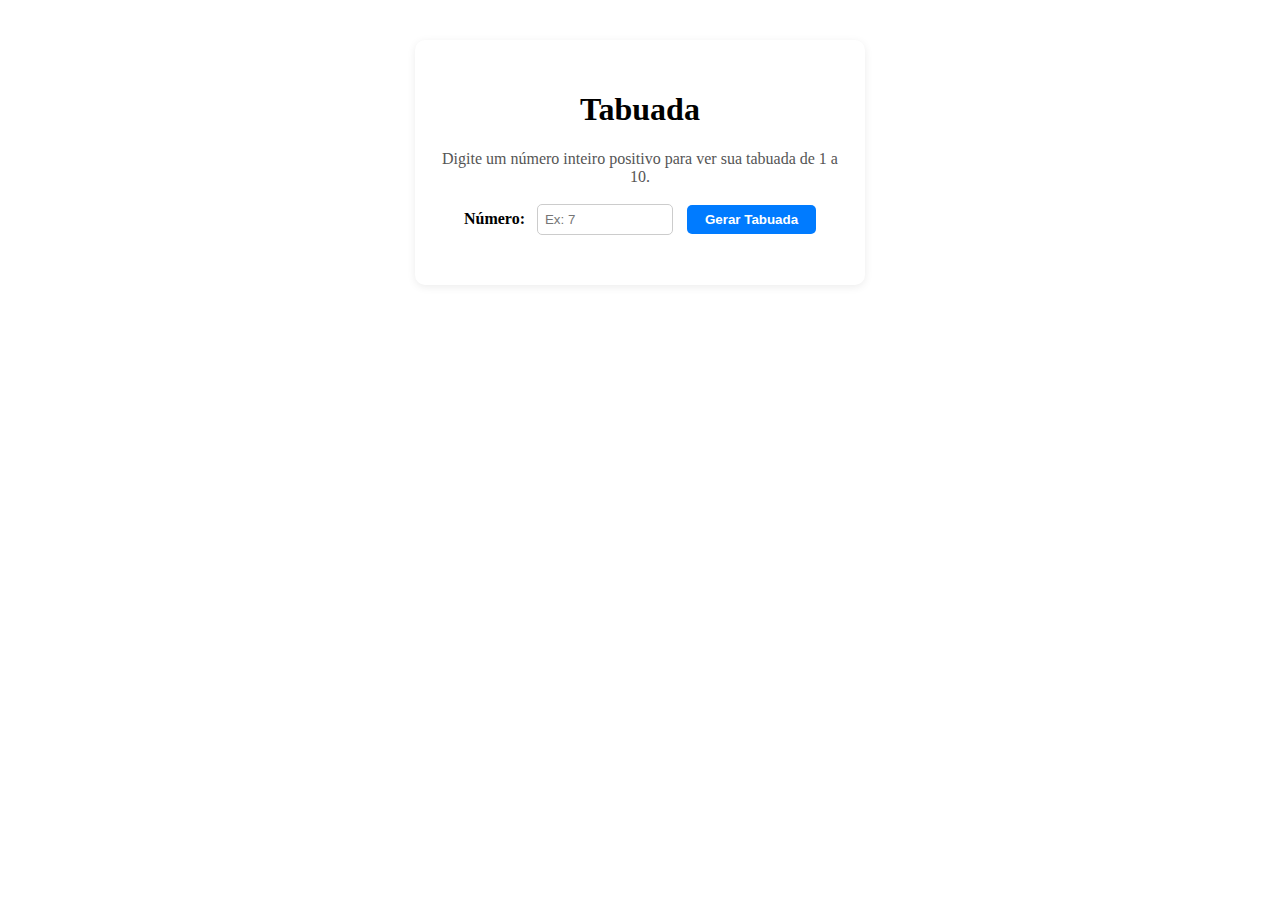
<file: atvphp/index.html>
<!DOCTYPE html>
<html lang="pt-BR">
<head>
    <meta charset="UTF-8">
    <meta name="viewport" content="width=device-width, initial-scale=1.0">
    <title>Tabuada</title>
    <link rel="stylesheet" href="style.css">
</head>
<body>
    <div class="container">
        <h1>Tabuada</h1>
        <p class="descricao">Digite um número inteiro positivo para ver sua tabuada de 1 a 10.</p>
        <form action="script.php" method="post">
            <label for="numero">Número:</label>
            <input type="number" id="numero" name="numero" required min="1" placeholder="Ex: 7">
            <button type="submit">Gerar Tabuada</button>
        </form>
    </div>
</body>
</html>
</file>
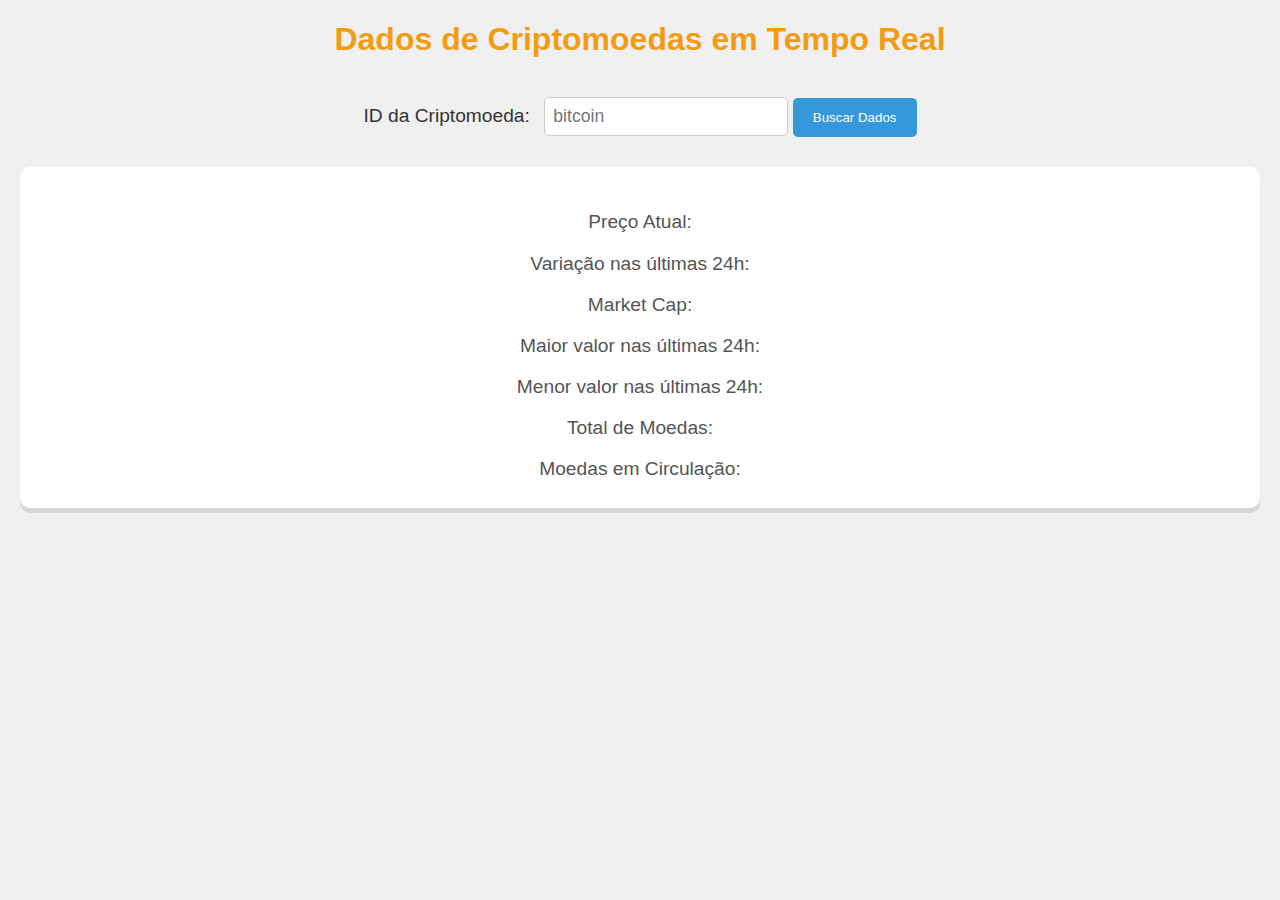
<file: contador de criptomoedas/index.html>
<!DOCTYPE html>
<html lang="pt-BR">
<head>
    <meta charset="UTF-8">
    <meta name="viewport" content="width=device-width, initial-scale=1.0">
    <title>Dados de Criptomoedas em Tempo Real</title>
    <link rel="stylesheet" href="style.css">
</head>
<body>
    <h1>Dados de Criptomoedas em Tempo Real</h1>
    <label for="crypto-id">ID da Criptomoeda:</label>
    <input type="text" id="crypto-id" placeholder="bitcoin">
    <button id="fetch-data">Buscar Dados</button>
    <div id="crypto-info">
        <h2 id="crypto-name"></h2>
        <p>Preço Atual: <span id="current-price"></span></p>
        <p>Variação nas últimas 24h: <span id="price-change"></span></p>
        <p>Market Cap: <span id="market-cap"></span></p>
        <p>Maior valor nas últimas 24h: <span id="high-24h"></span></p>
        <p>Menor valor nas últimas 24h: <span id="low-24h"></span></p>
        <p>Total de Moedas: <span id="total-supply"></span></p>
        <p>Moedas em Circulação: <span id="circulating-supply"></span></p>
    </div>
    <script src="script.js"></script>
</body>
</html>
</file>
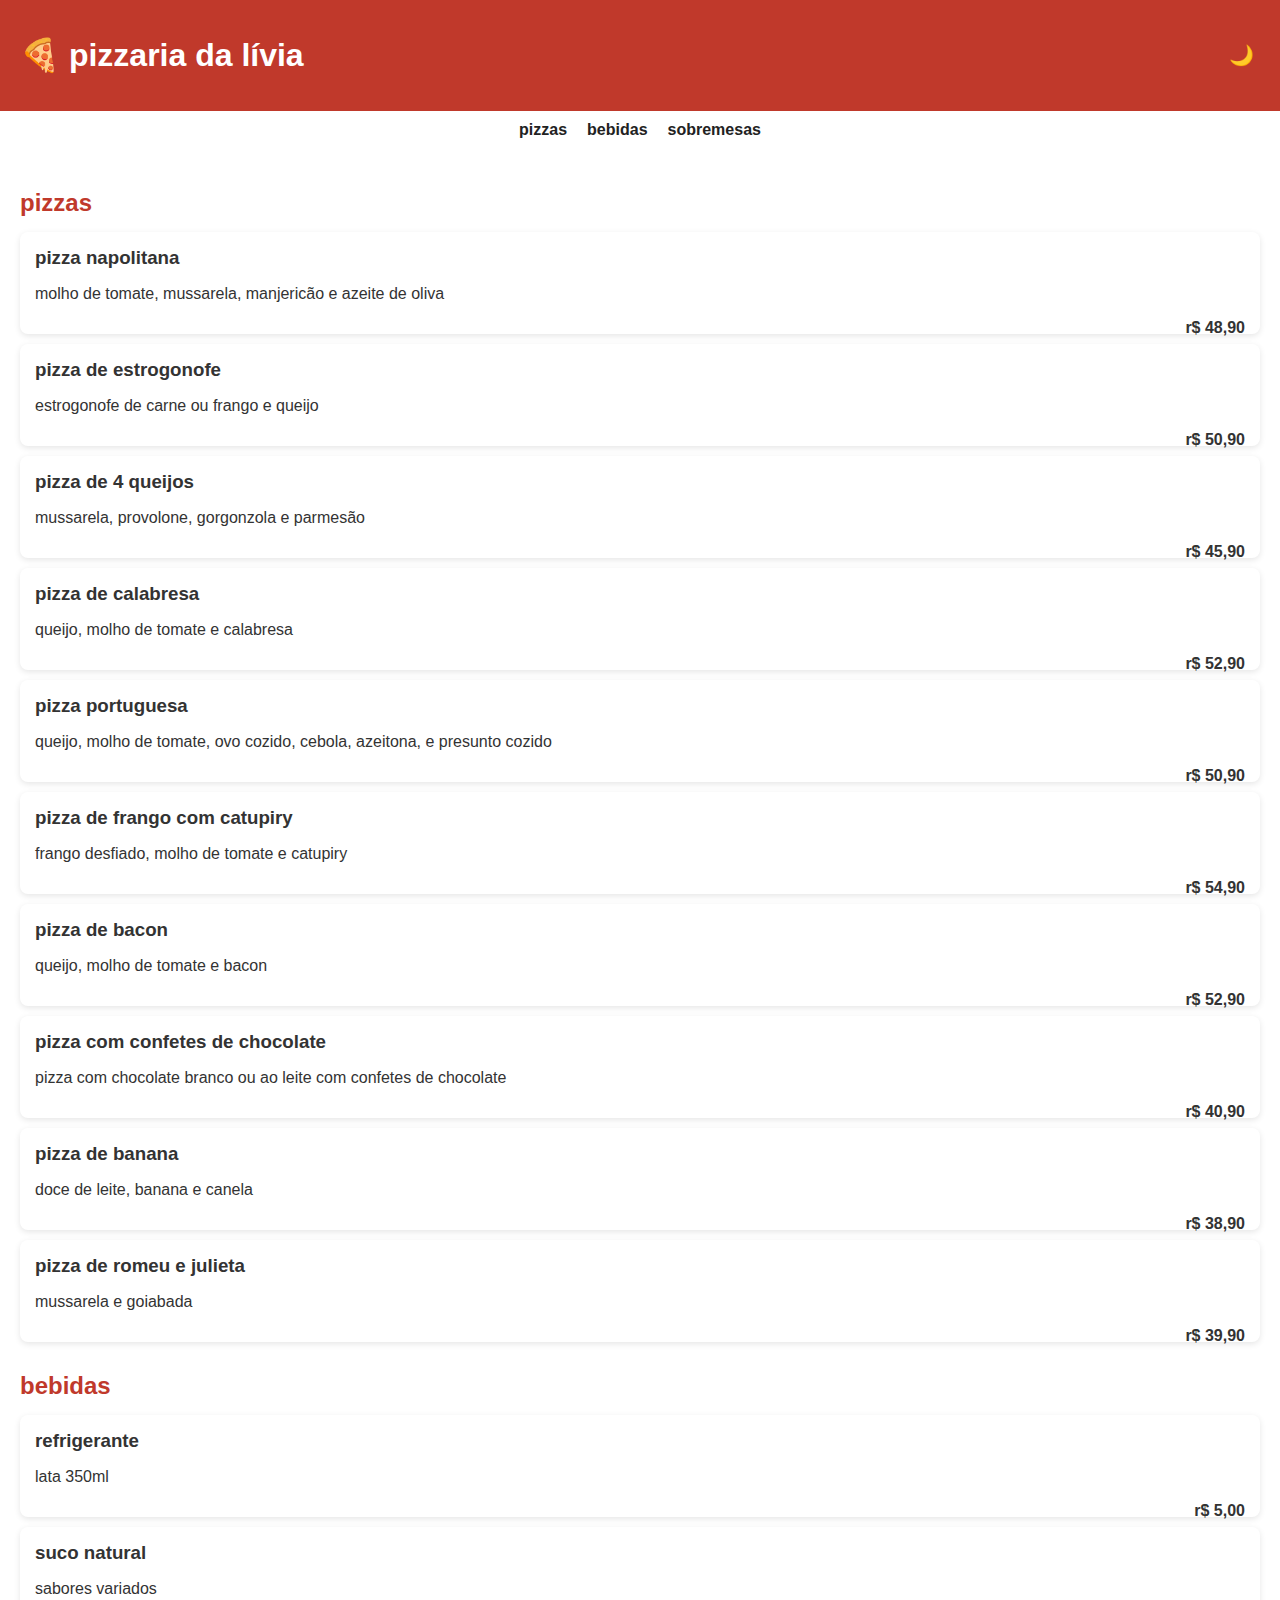
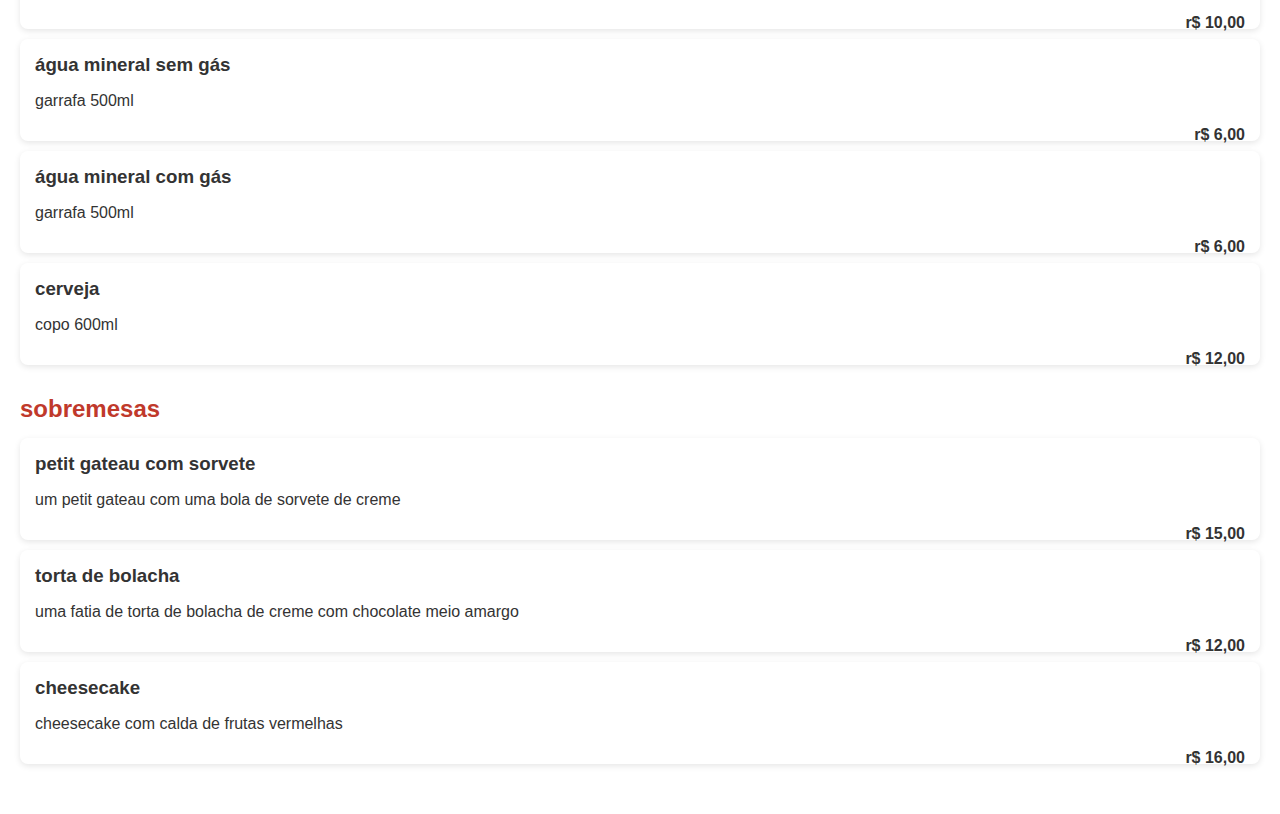
<file: kaleb40.2/index.html>
<!DOCTYPE html>
<html lang="en">
<head>
    <meta charset="UTF-8">
    <meta name="viewport" content="width=device-width, initial-scale=1.0">
    <title>Document</title>
    <link rel="stylesheet" href="style/style.css">
</head>
<body>
    <header>
        <h1>🍕 pizzaria da lívia</h1>
        <div class="menu-toggle" id="menuToggle">&#9776;</div>
        <button id="toggleTheme" title="alternar tema">🌙</button>
    </header>

    <nav id="navMenu">
        <ul>
            <li><a href="#pizzas">pizzas</a></li>
            <li><a href="#bebidas">bebidas</a></li>
            <li><a href="#sobremesas">sobremesas</a></li>
        </ul>
    </nav>
    <main>
        <section id="pizzas" class="cardapio-section">
            <h2>pizzas</h2>
            <div class="item">
                <h3>pizza napolitana</h3>
                <p>molho de tomate, mussarela, manjericão e azeite de oliva</p>
                <span>r$ 48,90</span>
            </div>
            <div class="item">
                <h3>pizza de estrogonofe</h3>
                <p>estrogonofe de carne ou frango e queijo</p>
                <span>r$ 50,90</span>
            </div>
            <div class="item">
                <h3>pizza de 4 queijos</h3>
                <p>mussarela, provolone, gorgonzola e parmesão</p>
                <span>r$ 45,90</span>
            </div>
            <div class="item">
                <h3>pizza de calabresa</h3>
                <p>queijo, molho de tomate e calabresa</p>
                <span>r$ 52,90</span>
            </div>
            <div class="item">
                <h3>pizza portuguesa</h3>
                <p>queijo, molho de tomate, ovo cozido, cebola, azeitona, e presunto cozido</p>
                <span>r$ 50,90</span>
            </div>
            <div class="item">
                <h3>pizza de frango com catupiry</h3>
                <p>frango desfiado, molho de tomate e catupiry</p>
                <span>r$ 54,90</span>
            </div>
            <div class="item">
                <h3>pizza de bacon</h3>
                <p>queijo, molho de tomate e bacon</p>
                <span>r$ 52,90</span>
            </div>
             <div class="item">
                <h3>pizza com confetes de chocolate</h3>
                <p>pizza com chocolate branco ou ao leite com confetes de chocolate</p>
                <span>r$ 40,90</span>
            </div>
            <div class="item">
                <h3>pizza de banana</h3>
                <p>doce de leite, banana e canela</p>
                <span>r$ 38,90</span>
            </div>
             <div class="item">
                <h3>pizza de romeu e julieta</h3>
                <p>mussarela e goiabada</p>
                <span>r$ 39,90</span>
            </div>
        </section>

        <section id="bebidas" class="cardapio-section">
            <h2>bebidas</h2>
            <div class="item">
                <h3>refrigerante</h3>
                <p>lata 350ml</p>
                <span>r$ 5,00</span>
            </div>
            <div class="item">
                <h3>suco natural</h3>
                <p>sabores variados</p>
                <span>r$ 10,00</span>
            </div>
            <div class="item">
                <h3>água mineral sem gás</h3>
                <p>garrafa 500ml</p>
                <span>r$ 6,00</span>
            </div>
            <div class="item">
                <h3>água mineral com gás</h3>
                <p>garrafa 500ml</p>
                <span>r$ 6,00</span>
            </div>
            <div class="item">
                <h3>cerveja</h3>
                <p>copo 600ml</p>
                <span>r$ 12,00</span>
            </div>
        </section>

                <section id="sobremesas" class="cardapio-section">
            <h2>sobremesas</h2>
            <div class="item">
                <h3>petit gateau com sorvete</h3>
                <p>um petit gateau com uma bola de sorvete de creme</p>
                <span>r$ 15,00</span>
            </div>
            <div class="item">
                <h3>torta de bolacha</h3>
                <p>uma fatia de torta de bolacha de creme com chocolate meio amargo</p>
                <span>r$ 12,00</span>
            </div>
            <div class="item">
                <h3>cheesecake</h3>
                <p>cheesecake com calda de frutas vermelhas</p>
                <span>r$ 16,00</span>
            </div>
        </section>
    </main>
    <script src="script/script.js"></script>
</body>
</html>
</file>
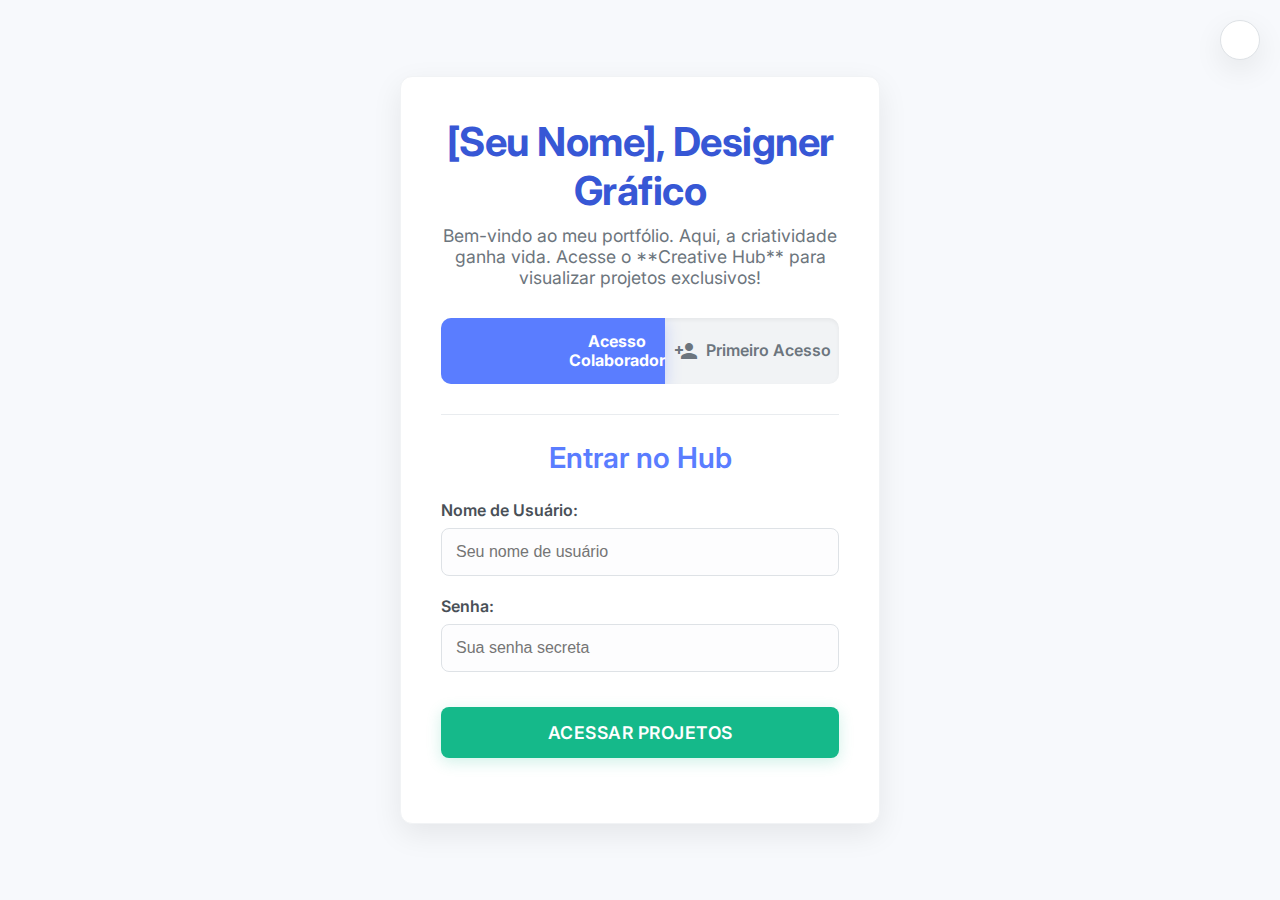
<file: kaleb42.1/index.html>
<!DOCTYPE html>
<html lang="pt-BR">
<head>
    <meta charset="UTF-8">
    <meta name="viewport" content="width=device-width, initial-scale=1.0">
    <title>Portfólio | [Seu Nome]</title>
    <link rel="stylesheet" href="style.css">
    <link href="https://fonts.googleapis.com/icon?family=Material+Icons" rel="stylesheet">
    <link rel="preconnect" href="https://fonts.googleapis.com">
    <link rel="preconnect" href="https://fonts.gstatic.com" crossorigin>
    <link href="https://fonts.googleapis.com/css2?family=Inter:wght@400;600;700&display=swap" rel="stylesheet">
</head>
<body>
    <div class="theme-toggle-container">
        <button id="theme-toggle-btn" class="theme-toggle-btn">
            <span class="material-icons light-icon">light_mode</span>
            <span class="material-icons dark-icon hidden">dark_mode</span>
        </button>
    </div>
    <div class="container">
        <h1>[Seu Nome], Designer Gráfico</h1>
        <p class="subtitle">Bem-vindo ao meu portfólio. Aqui, a criatividade ganha vida.
            Acesse o **Creative Hub** para visualizar projetos exclusivos!</p>
        <div class="auth-forms">
            <div class="form-toggle">
                <button id="show-login-btn" class="active">
                    <span class="material-icons">login</span>
                    Acesso Colaborador
                </button>
                <button id="show-register-btn">
                    <span class="material-icons">person_add</span>
                    Primeiro Acesso
                </button>
            </div>
            <form id="login-form" class="auth-form active">
                <h2>Entrar no Hub</h2>
                <div class="form-group">
                    <label for="login-username">Nome de Usuário:</label>
                    <input type="text" id="login-username" required placeholder="Seu nome de usuário">
                </div>
                <div class="form-group">
                    <label for="login-password">Senha:</label>
                    <input type="password" id="login-password" required placeholder="Sua senha secreta">
                </div>
                <button type="submit">Acessar Projetos</button>
                <p id="login-message" class="message error"></p>
            </form>
            <form id="register-form" class="auth-form hidden">
                <h2>Solicitar Acesso</h2>
                <div class="form-group">
                    <label for="register-username">Nome Completo:</label>
                    <input type="text" id="register-username" required placeholder="Nome do seu contato">
                </div>
                <div class="form-group">
                    <label for="register-password">Senha:</label>
                    <input type="password" id="register-password" required placeholder="Crie uma senha temporária">
                </div>
                <div class="form-group">
                    <label for="register-email">Email:</label>
                    <input type="email" id="register-email" required placeholder="seuemail@cliente.com">
                </div>
                <button type="submit">Enviar Solicitação</button>
                <p id="register-message" class="message error"></p>
            </form>
        </div>
    </div>
    <script src="auth.js"></script>
    <script src="theme.js"></script>
</body>
</html>
</file>
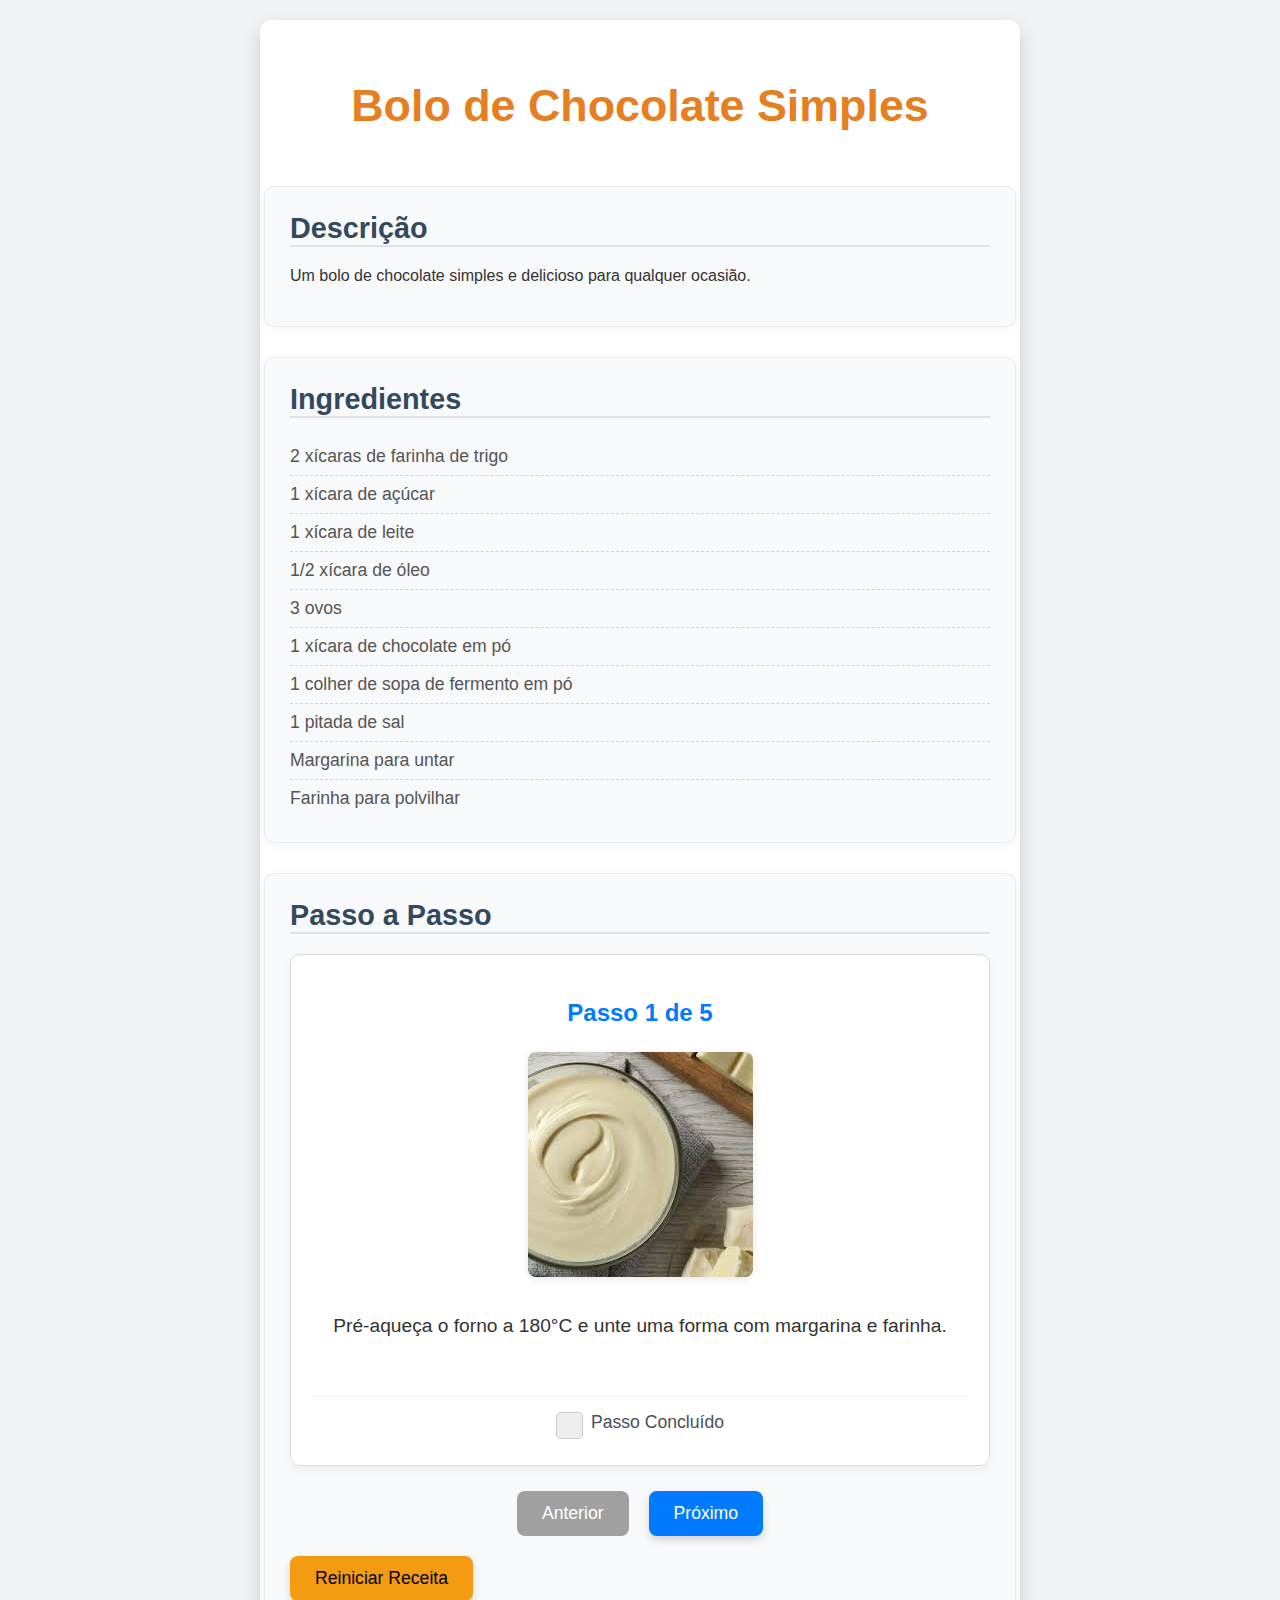
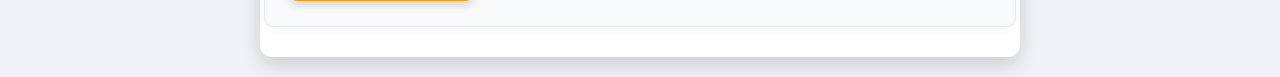
<file: kaleb59.0/index.html>
<!DOCTYPE html>
<html lang="pt-BR">
<head>
  <meta charset="UTF-8" />
  <meta name="viewport" content="width=device-width, initial-scale=1.0" />
  <title>Simulador de Receita Culinária</title>
  <link rel="stylesheet" href="style.css" />
</head>
<body>
  <div class="container">
    <h1 id="recipe-title"></h1>

    <div class="section recipe-info-section">
      <h2>Descrição</h2>
      <p id="recipe-description"></p>
    </div>

    <div class="section ingredients-section">
      <h2>Ingredientes</h2>
      <ul id="ingredients-list"></ul>
    </div>

    <div class="section steps-section">
      <h2>Passo a Passo</h2>
      <div id="step-display" class="step-display">
        <p id="step-number" class="step-number"></p>
        <img id="step-image" class="step-image" src="" alt="Imagem do Passo" onerror="this.style.display='none'" />
        <p id="step-text" class="step-text"></p>

        <div class="step-controls">
          <div id="timer-display" class="timer-display">
            <span id="timer-minutes">00</span>:<span id="timer-seconds">00</span>
          </div>
          <label class="checkbox-container">
            <input type="checkbox" id="step-completed-checkbox" />
            <span class="checkmark"></span>
            Passo Concluído
          </label>
        </div>
      </div>

      <div class="navigation-buttons">
        <button id="prev-step-btn" class="action-button secondary">Anterior</button>
        <button id="next-step-btn" class="action-button primary">Próximo</button>
      </div>
      <button id="restart-recipe-btn" class="action-button restart-button">Reiniciar Receita</button>
    </div>

    <div id="message-box" class="modal">
      <div class="modal-content">
        <p id="message-text"></p>
        <button id="close-message-btn" class="action-button">OK</button>
      </div>
    </div>
  </div>

  <script src="script.js"></script>
</body>
</html>
</file>
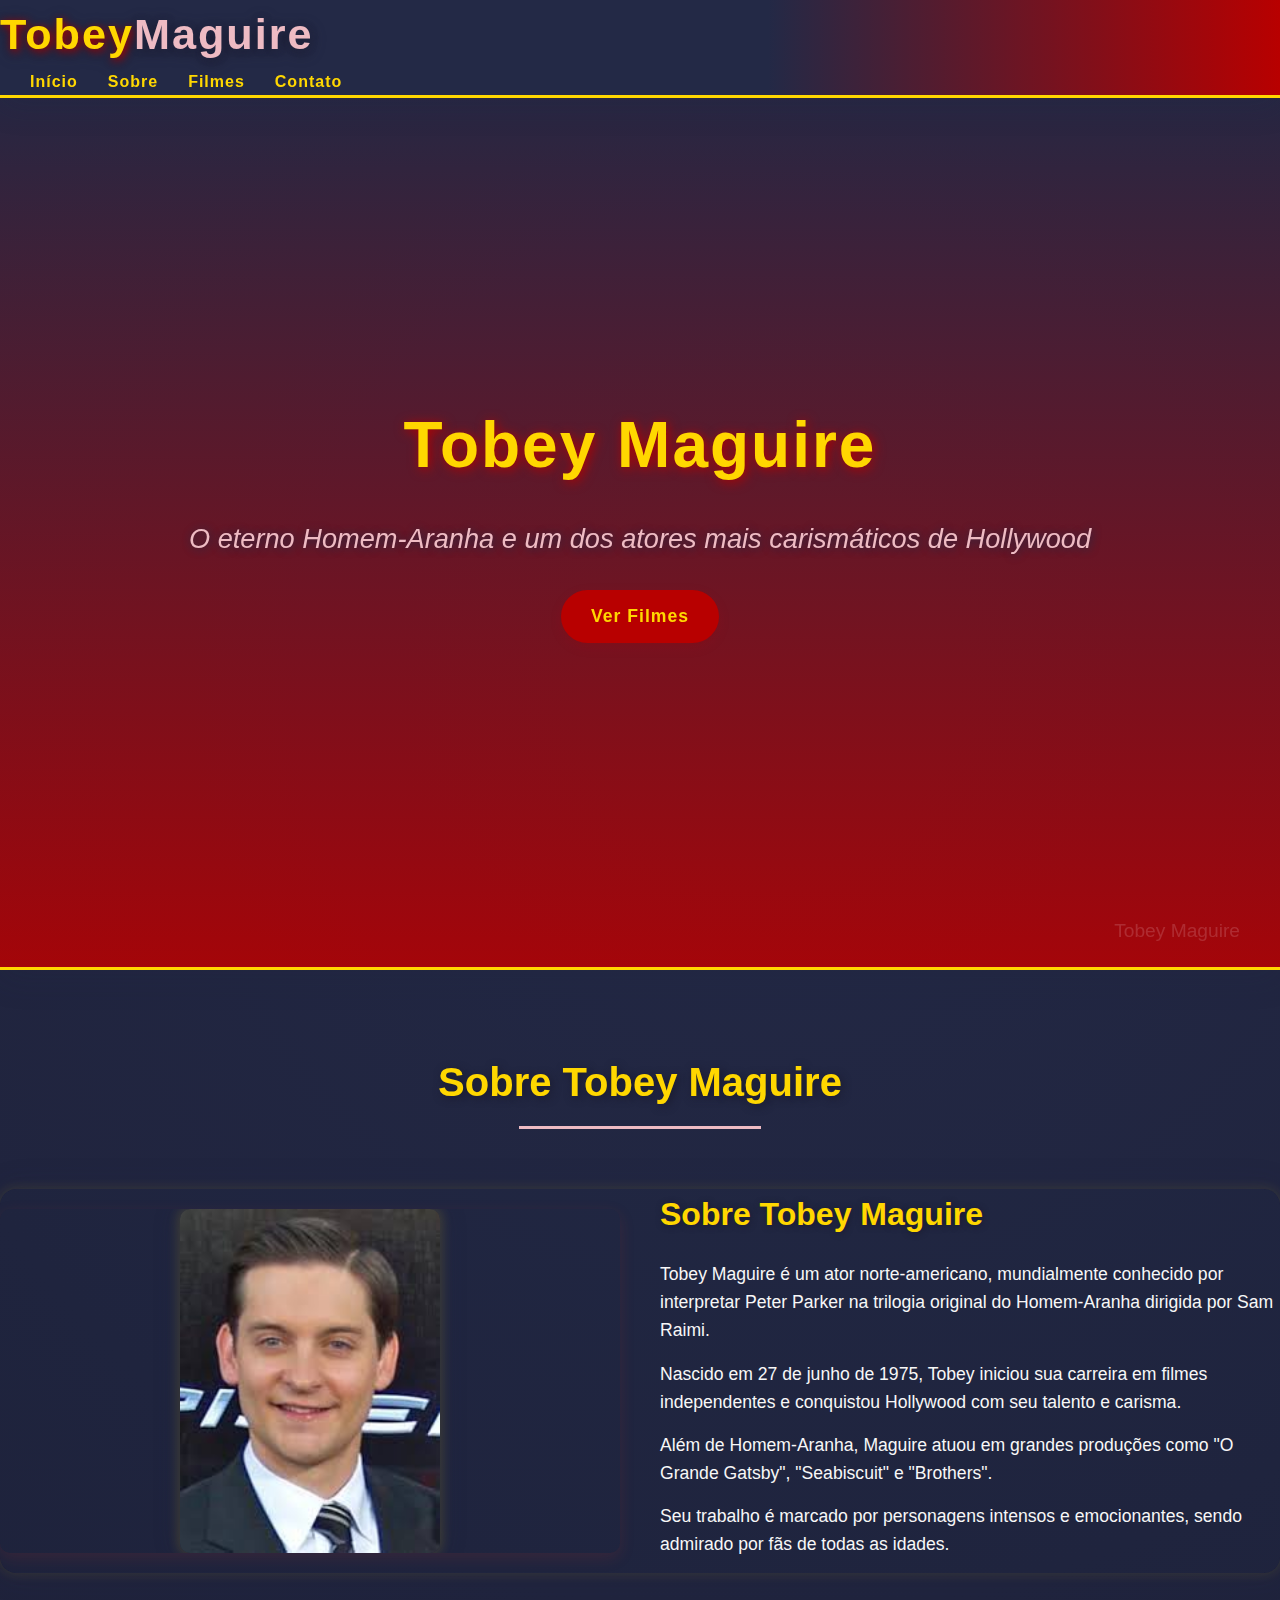
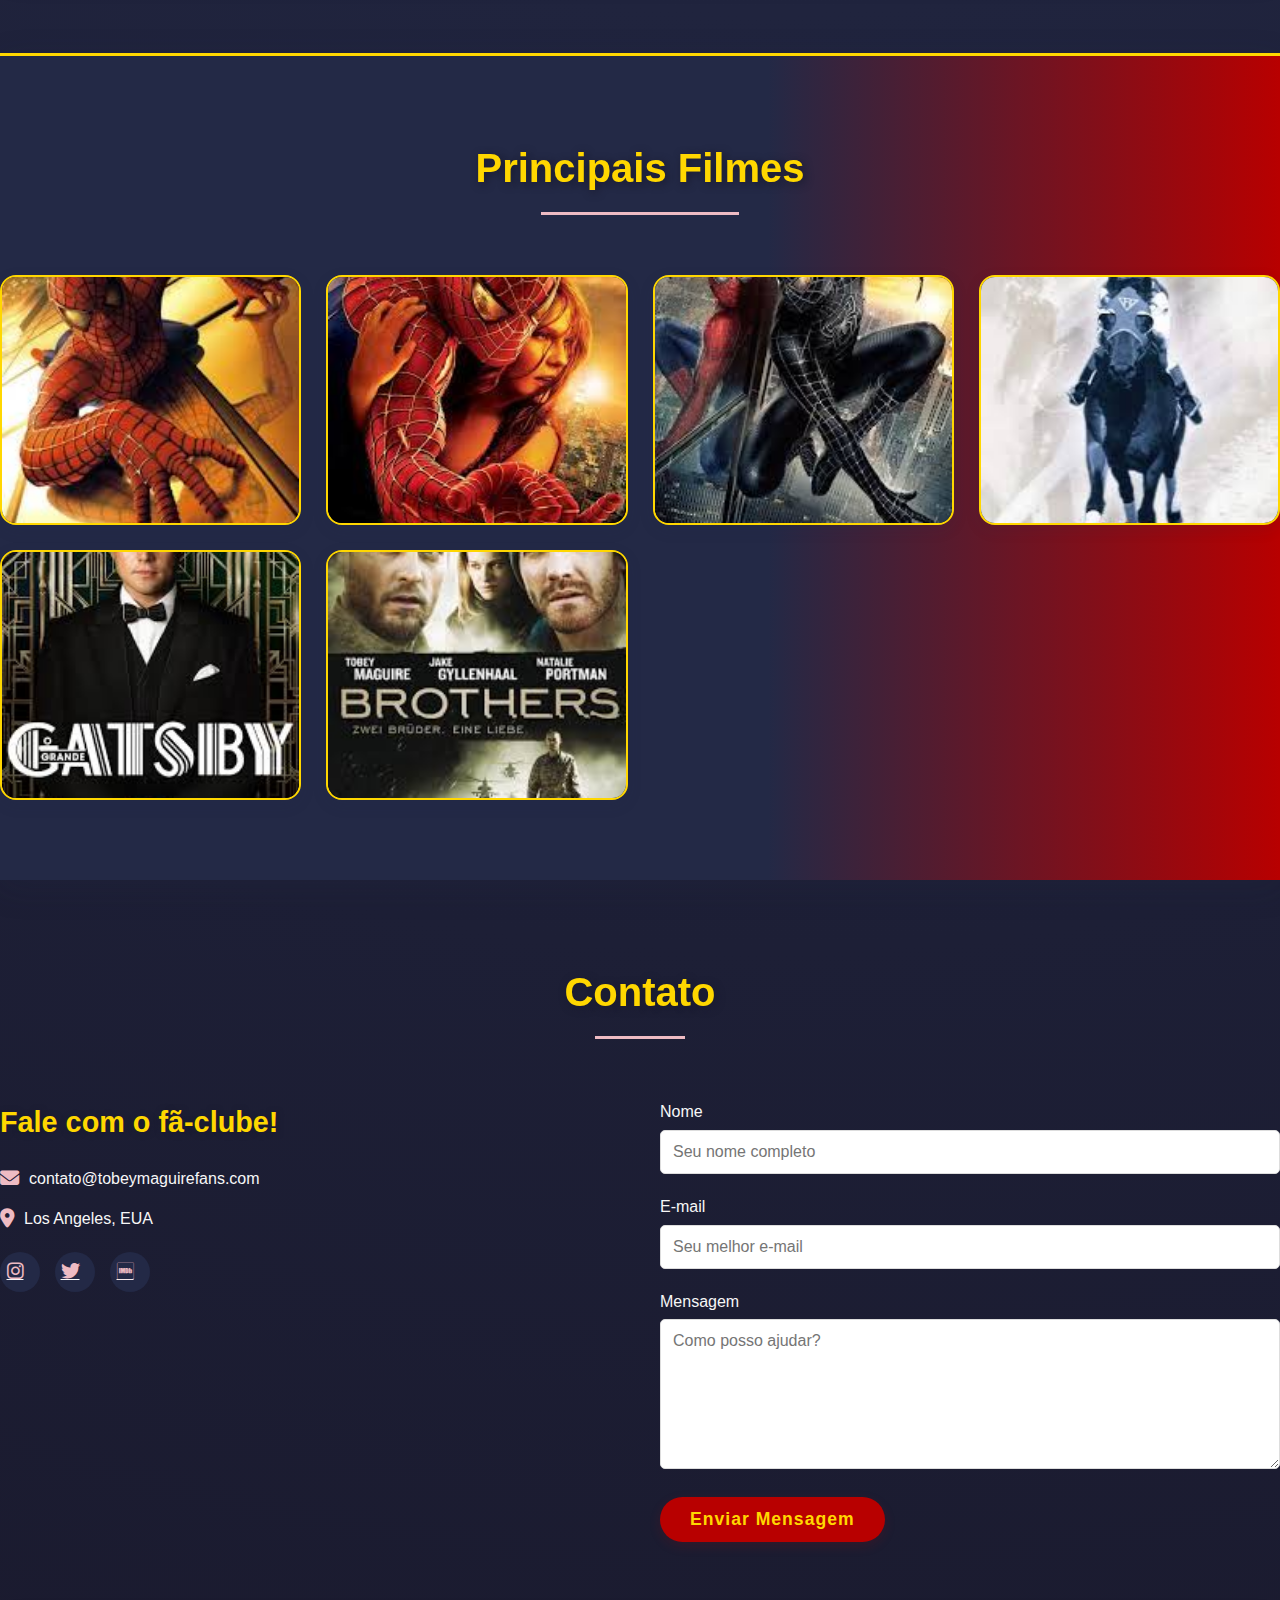
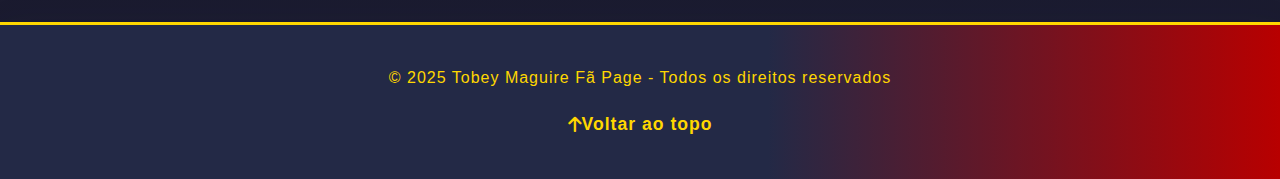
<file: portifolio do tobey/artstudio-main/index.html>
<!DOCTYPE html>
<html lang="pt-br">
<head>
    <meta charset="UTF-8">
    <meta name="viewport" content="width=device-width, initial-scale=1.0">
    <title>Tobey Maguire - Fã Page</title>
    <link rel="stylesheet" href="https://cdnjs.cloudflare.com/ajax/libs/font-awesome/6.4.0/css/all.min.css">
    <link rel="stylesheet" href="style.css">
</head>
<body>
    <!-- Cabeçalho com Navegação -->
    <header>
        <div class="container">
            <nav>
                <a href="#" class="logo">Tobey<span>Maguire</span></a>
                <ul class="nav-links">
                    <li><a href="#home">Início</a></li>
                    <li><a href="#about">Sobre</a></li>
                    <li><a href="#projects">Filmes</a></li>
                    <li><a href="#contact">Contato</a></li>
                </ul>
            </nav>
        </div>
    </header>

    <!-- Hero Section -->
    <section class="hero" id="home">
        <div class="hero-content">
            <h1>Tobey Maguire</h1>
            <p>O eterno Homem-Aranha e um dos atores mais carismáticos de Hollywood</p>
            <a href="#projects" class="btn">Ver Filmes</a>
        </div>
    </section>

    <!-- Seção Sobre -->
    <section id="about" class="about">
        <div class="container">
            <div class="section-title">
                <h2>Sobre Tobey Maguire</h2>
            </div>
            <div class="about-content">
                <div class="about-img">
                    <img src="img/tobey.jpg" alt="Foto de Tobey Maguire">
                </div>
                <div class="about-text">
                    <h3>Sobre Tobey Maguire</h3>
                    <p>Tobey Maguire é um ator norte-americano, mundialmente conhecido por interpretar Peter Parker na trilogia original do Homem-Aranha dirigida por Sam Raimi.</p>
                    <p>Nascido em 27 de junho de 1975, Tobey iniciou sua carreira em filmes independentes e conquistou Hollywood com seu talento e carisma.</p>
                    <p>Além de Homem-Aranha, Maguire atuou em grandes produções como "O Grande Gatsby", "Seabiscuit" e "Brothers".</p>
                    <p>Seu trabalho é marcado por personagens intensos e emocionantes, sendo admirado por fãs de todas as idades.</p>
                </div>
            </div>
        </div>
    </section>

    <!-- Seção Projetos -->
    <section id="projects" class="projects">
        <div class="container">
            <div class="section-title">
                <h2>Principais Filmes</h2>
            </div>
            <div class="gallery">
                <!-- Filme 1 -->
                <div class="gallery-item">
                    <img src="img/poster spider1.jpg" alt="Homem-Aranha (2002)" class="gallery-img">
                    <div class="gallery-overlay">
                        <h3>Homem-Aranha (2002)</h3>
                        <p>O início da trilogia que marcou uma geração.</p>
                    </div>
                </div>
                <!-- Filme 2 -->
                <div class="gallery-item">
                    <img src="img/poster spider2.jpg" alt="Homem-Aranha 2 (2004)" class="gallery-img">
                    <div class="gallery-overlay">
                        <h3>Homem-Aranha 2 (2004)</h3>
                        <p>Considerado por muitos o melhor filme do herói.</p>
                    </div>
                </div>
                <!-- Filme 3 -->
                <div class="gallery-item">
                    <img src="img/poster spider3.jpg" alt="Homem-Aranha 3 (2007)" class="gallery-img">
                    <div class="gallery-overlay">
                        <h3>Homem-Aranha 3 (2007)</h3>
                        <p>O capítulo final da trilogia clássica.</p>
                    </div>
                </div>
                <!-- Filme 4 -->
                <div class="gallery-item">
                    <img src="img/seabiscuit.jpg" alt="Seabiscuit (2003)" class="gallery-img">
                    <div class="gallery-overlay">
                        <h3>Seabiscuit (2003)</h3>
                        <p>Drama inspirador sobre superação e esperança.</p>
                    </div>
                </div>
                <!-- Filme 5 -->
                <div class="gallery-item">
                    <img src="img/gatsby.jpg" alt="O Grande Gatsby (2013)" class="gallery-img">
                    <div class="gallery-overlay">
                        <h3>O Grande Gatsby (2013)</h3>
                        <p>Adaptação do clássico literário ao lado de Leonardo DiCaprio.</p>
                    </div>
                </div>
                <!-- Filme 6 -->
                <div class="gallery-item">
                    <img src="img/brothers.jpg" alt="Brothers (2009)" class="gallery-img">
                    <div class="gallery-overlay">
                        <h3>Brothers (2009)</h3>
                        <p>Drama familiar intenso com Jake Gyllenhaal e Natalie Portman.</p>
                    </div>
                </div>
            </div>
        </div>
    </section>

    <!-- Seção Contato -->
    <section id="contact" class="contact">
        <div class="container">
            <div class="section-title">
                <h2>Contato</h2>
            </div>
            <div class="contact-content">
                <div class="contact-info">
                    <h3>Fale com o fã-clube!</h3>
                    <p><i class="fas fa-envelope"></i> contato@tobeymaguirefans.com</p>
                    <p><i class="fas fa-map-marker-alt"></i> Los Angeles, EUA</p>
                    <div class="social-links">
                        <a href="https://www.instagram.com/tobeymaguire/" target="_blank"><i class="fab fa-instagram"></i></a>
                        <a href="https://twitter.com/tobeymaguire" target="_blank"><i class="fab fa-twitter"></i></a>
                        <a href="https://www.imdb.com/name/nm0001497/" target="_blank"><i class="fab fa-imdb"></i></a>
                    </div>
                </div>
                
                <div class="contact-form">
                    <form>
                        <div class="form-group">
                            <label for="name">Nome</label>
                            <input type="text" id="name" placeholder="Seu nome completo" required>
                        </div>
                        <div class="form-group">
                            <label for="email">E-mail</label>
                            <input type="email" id="email" placeholder="Seu melhor e-mail" required>
                        </div>
                        <div class="form-group">
                            <label for="message">Mensagem</label>
                            <textarea id="message" placeholder="Como posso ajudar?" required></textarea>
                        </div>
                        <button type="submit" class="btn">Enviar Mensagem</button>
                    </form>
                </div>
            </div>
        </div>
    </section>

    <!-- Footer -->
    <footer>
        <div class="container">
            <div class="footer-content">
                <p>&copy; 2025 Tobey Maguire Fã Page - Todos os direitos reservados</p>
                <a href="#home" class="back-to-top">
                    <i class="fas fa-arrow-up"></i> Voltar ao topo
                </a>
            </div>
        </div>
    </footer>
</body>
</html>
</file>
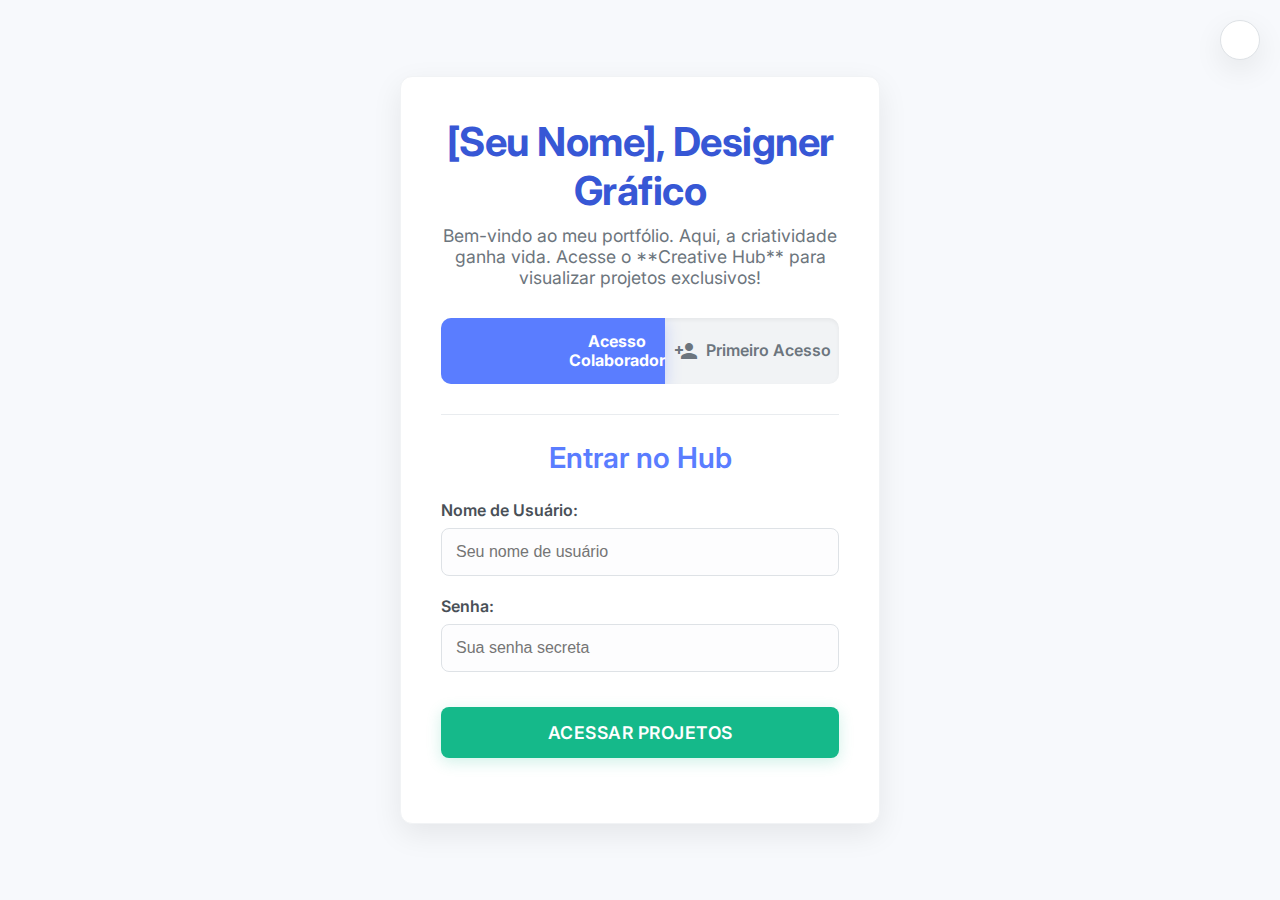
<file: kaleb42.1/dashboard.html>
<!DOCTYPE html>
<html lang="pt-BR">
<head>
    <meta charset="UTF-8">
    <meta name="viewport" content="width=device-width, initial-scale=1.0">
    <title>Creative Hub | Painel de Projetos</title>
    <link rel="stylesheet" href="style.css">
    <link href="https://fonts.googleapis.com/icon?family=Material+Icons" rel="stylesheet">
    <link rel="preconnect" href="https://fonts.googleapis.com">
    <link rel="preconnect" href="https://fonts.gstatic.com" crossorigin>
    <link href="https://fonts.googleapis.com/css2?family=Inter:wght@400;600;700&display=swap" rel="stylesheet">
</head>
<body>
    <div class="theme-toggle-container">
        <button id="theme-toggle-btn" class="theme-toggle-btn">
            <span class="material-icons light-icon">light_mode</span>
            <span class="material-icons dark-icon hidden">dark_mode</span>
        </button>
    </div>
    <div class="container dashboard-container">
        <h1><span class="material-icons">folder_shared</span> Olá, <span id="dashboard-username"></span>!</h1>
        <p class="subtitle">Bem-vindo ao seu painel de projetos. Aqui você pode acompanhar o andamento dos trabalhos.</p>
        <div class="user-info">
            <p>Seu contato: <strong><span id="dashboard-email"></span></strong></p>
        </div>
        <div class="dashboard-options">
            <h2>Projetos em Andamento</h2>
            <ul>
                <li>
                    <a href="#">
                        <span class="material-icons">design_services</span>
                        Ver Projeto: Logotipo "StartupX"
                    </a>
                </li>
                <li>
                    <a href="#">
                        <span class="material-icons">palette</span>
                        Projeto: Identidade Visual "Cafeteria Aurora"
                    </a>
                </li>
                <li>
                    <a href="#">
                        <span class="material-icons">photo_library</span>
                        Projeto: Design para Mídias Sociais
                    </a>
                </li>
                <li>
                    <a href="#">
                        <span class="material-icons">chat</span>
                        Central de Comunicação
                    </a>
                </li>
            </ul>
        </div>
        <button id="logout-btn" class="logout-button">
            <span class="material-icons">logout</span>
            Sair do Hub
        </button>
    </div>

    <div id="project-modal" class="project-modal hidden">
        <div class="project-modal-content">
            <span class="close-btn material-icons">close</span>
            <img id="project-image" src="" alt="Imagem do Projeto">
        </div>
    </div>

    <script src="dashboard.js"></script>
    <script src="theme.js"></script>
</body>
</html>
</file>
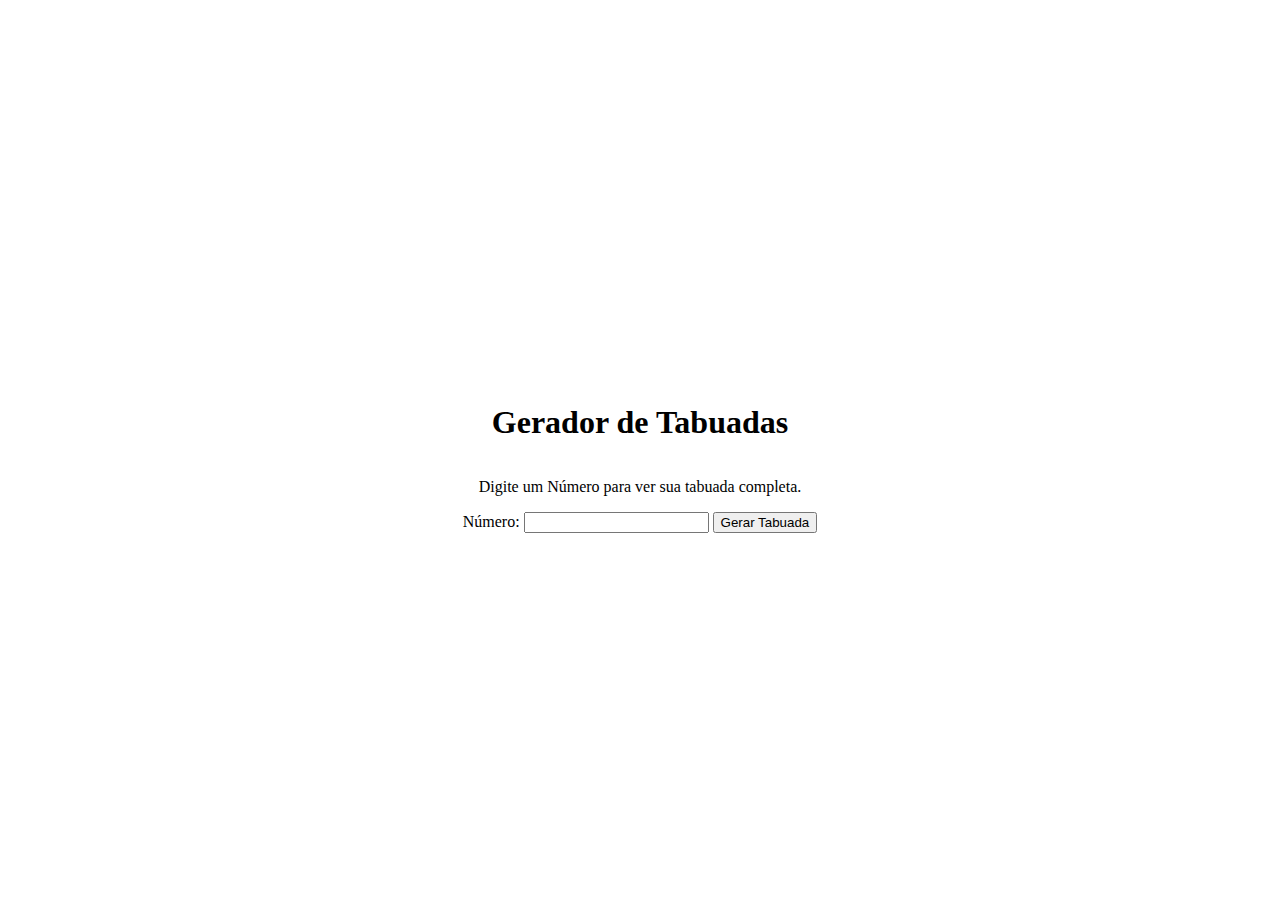
<file: tabuada imensa/tabuada.html>
<!DOCTYPE html>
<html lang="pt-BR">
<head>
    <meta charset="UTF-8">
    <meta name="viewport" content="width=device-width, initial-scale=1.0">
    <title>Gerador de Tabuadas</title>
    <link rel="stylesheet" href="style.css">
</head>
<body>
    <div class="container">
        <h1>Gerador de Tabuadas</h1>
        <p>Digite um Número para ver sua tabuada completa.</p>
        <form action="tabuada.php" method="POST">
            <label for="numero">Número:</label>
            <input type="number" id="numero" name="numero" required min="1">
            <button type="submit">Gerar Tabuada</button>
        </form>
    </div>
</body>
</html>
</file>
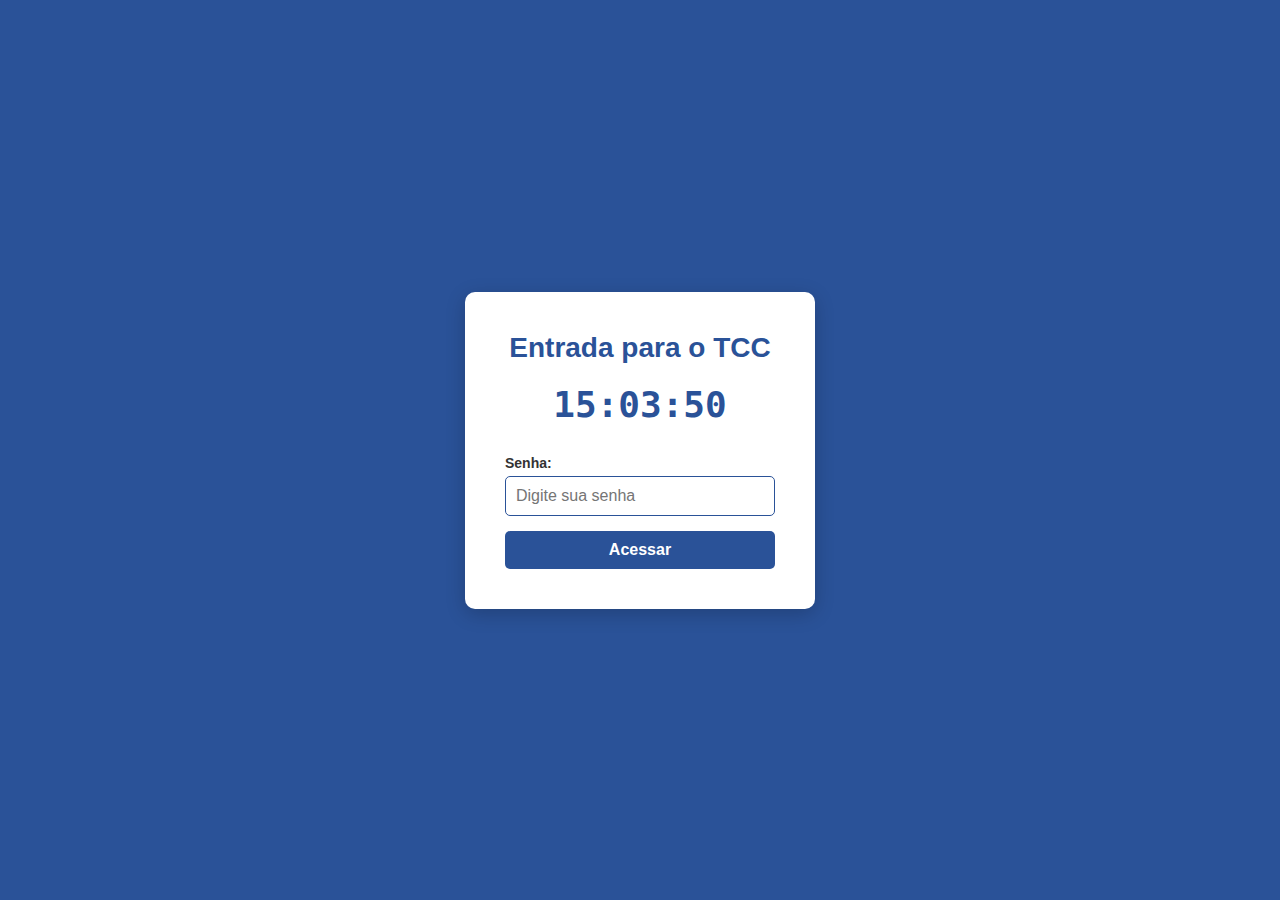
<file: TCC Gustavo/security/security.html>
<!DOCTYPE html>
<html lang="pt-BR">
<head>
    <meta charset="UTF-8">
    <meta name="viewport" content="width=device-width, initial-scale=1.0">
    <title>Tela de Segurança — Gustavo</title>
    <link rel="stylesheet" href="security.css">
</head>
<body>
    <div id="loginContainer" class="login-container active">
        <div class="login-box">
            <h1>Entrada para o TCC</h1>
            <div class="clock-display" id="clockLogin">00:00:00</div>
            
            <form id="loginForm" class="form-login">
                <div class="form-group">
                    <label for="password">Senha:</label>
                    <input 
                        type="password" 
                        id="password" 
                        placeholder="Digite sua senha"
                        required
                        autofocus
                    >
                </div>
                <button type="submit" class="btn-login">Acessar</button>
            </form>
            
            <div id="loginError" class="error-message"></div>
        </div>
    </div>
    <div id="dashboardContainer" class="dashboard-container">
        <div class="dashboard-header">
            <h1>Painel de Controle</h1>
            <button id="logoutBtn" class="btn-logout">Sair</button>
        </div>

        <div class="dashboard-content">
            <div class="info-panel clock-panel">
                <h2>Horário Atual</h2>
                <div class="clock-large" id="clockDashboard">00:00:00</div>
                <div class="date-display" id="dateDisplay">Carregando...</div>
            </div>
            <div class="info-panel control-panel">
                <h2>📊 Painel De/Para</h2>
                
                <div class="control-section">
                    <h3>Saída (De)</h3>
                    <div class="output-display" id="outputFrom">
                        <div class="status-indicator" id="statusFrom">●</div>
                        <span id="valueFrom">Inativo</span>
                    </div>
                    <button class="btn-control btn-on" onclick="setOutputFrom('Ativo')">Ativar</button>
                    <button class="btn-control btn-off" onclick="setOutputFrom('Inativo')">Desativar</button>
                </div>

                <div class="control-section">
                    <h3>Entrada (Para)</h3>
                    <div class="output-display" id="outputTo">
                        <div class="status-indicator" id="statusTo">●</div>
                        <span id="valueTo">Inativo</span>
                    </div>
                    <button class="btn-control btn-on" onclick="setOutputTo('Ativo')">Ativar</button>
                    <button class="btn-control btn-off" onclick="setOutputTo('Inativo')">Desativar</button>
                </div>
            </div>
            <div class="info-panel stats-panel">
                <h2>📈 Estatísticas</h2>
                <div class="stats-grid">
                    <div class="stat-item">
                        <div class="stat-label">Tempo Ativo</div>
                        <div class="stat-value" id="uptime">0s</div>
                    </div>
                    <div class="stat-item">
                        <div class="stat-label">Mudanças</div>
                        <div class="stat-value" id="changes">0</div>
                    </div>
                    <div class="stat-item">
                        <div class="stat-label">Status Geral</div>
                        <div class="stat-value" id="generalStatus">Ativo</div>
                    </div>
                </div>
            </div>
            <div class="info-panel history-panel">
                <h2>📋 Histórico de Atividades</h2>
                <div class="history-list" id="historyList">
                    <div class="history-item">Sistema iniciado</div>
                </div>
            </div>
        </div>
    </div>

    <script src="security.js"></script>
</body>
</html>
</file>
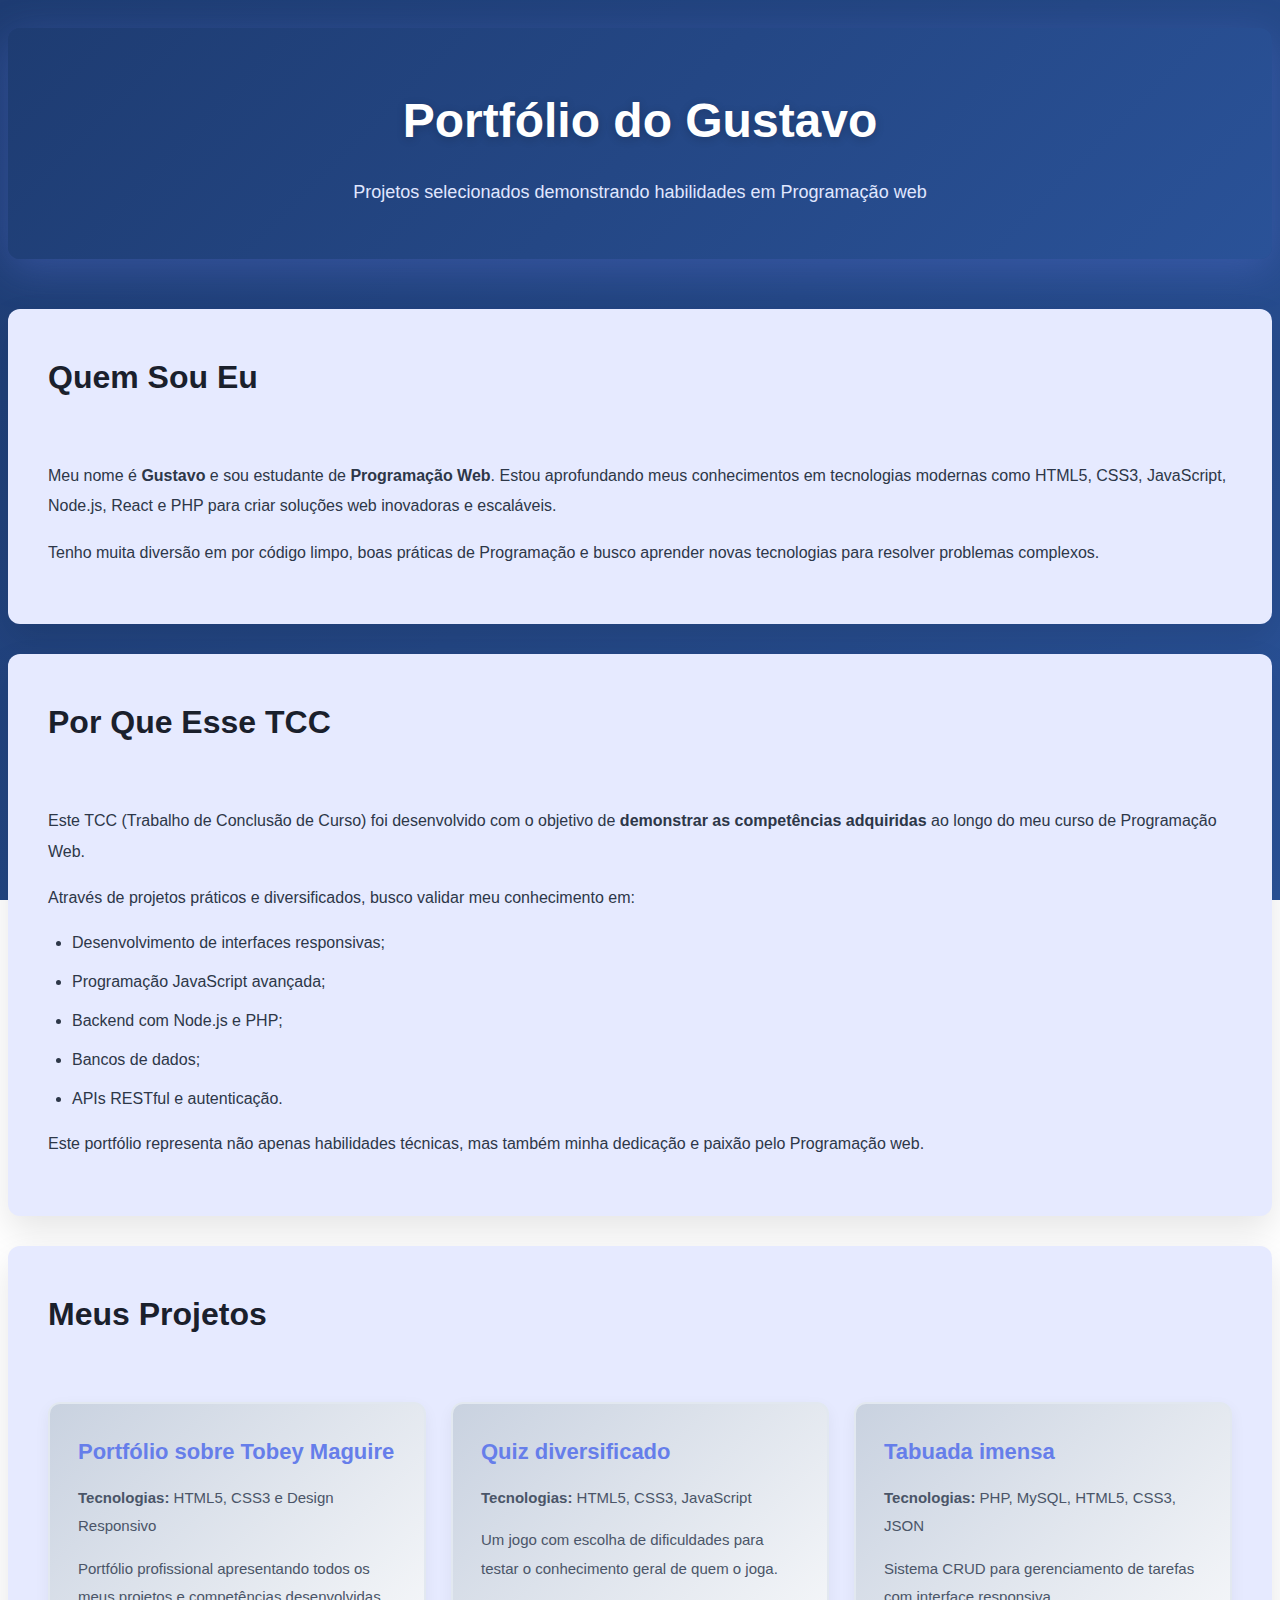
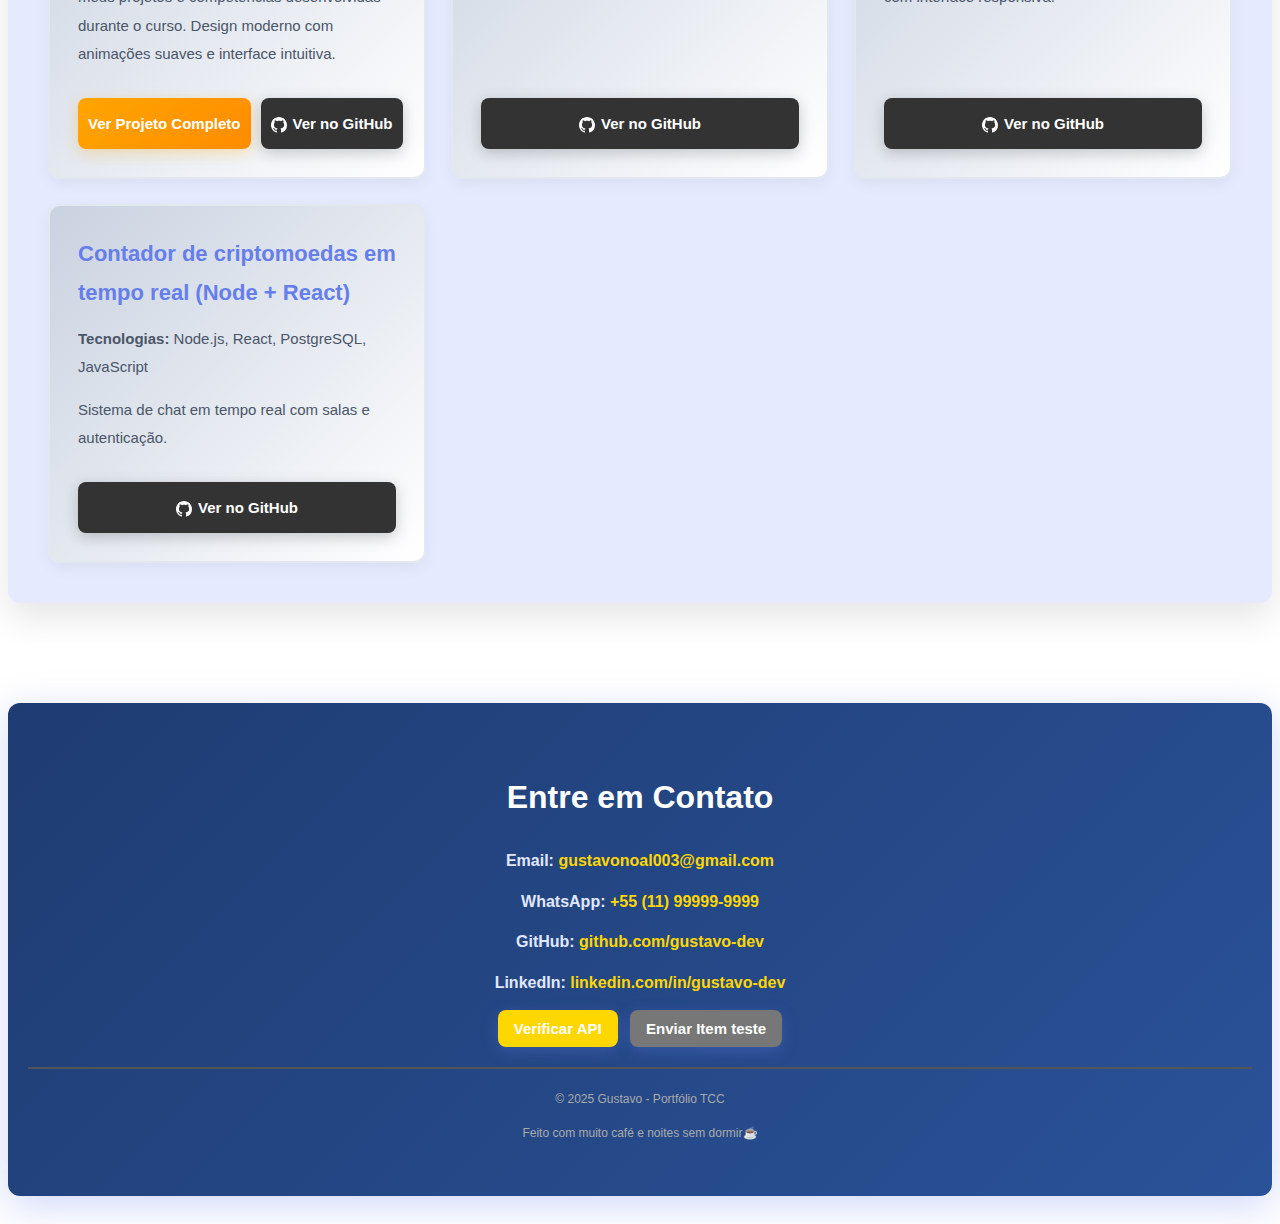
<file: TCC Gustavo/TCC/TCC.html>
<!DOCTYPE html>
<html lang="pt-BR">
<head>
    <meta charset="UTF-8">
    <meta name="viewport" content="width=device-width, initial-scale=1.0">
    <title>Portfólio — Gustavo</title>
    <link rel="stylesheet" href="TCC.css">
    <meta name="description" content="Portfólio profissional com projetos de desenvolvimento web — Gustavo">
</head>
<body>
    <header>
        <div class="container">
            <h1>Portfólio do Gustavo</h1>
            <p>Projetos selecionados demonstrando habilidades em Programação web</p>
        </div>
    </header>

    <main>
        <section id="sobre-mim">
            <h2>Quem Sou Eu</h2>
            <p>Meu nome é <strong>Gustavo</strong> e sou estudante de <strong>Programação Web</strong>. Estou aprofundando meus conhecimentos em tecnologias modernas como HTML5, CSS3, JavaScript, Node.js, React e PHP para criar soluções web inovadoras e escaláveis.</p>
            <p>Tenho muita diversão em por código limpo, boas práticas de Programação e busco aprender novas tecnologias para resolver problemas complexos.</p>
        </section>
        <section id="sobre-tcc">
            <h2>Por Que Esse TCC</h2>
            <p>Este TCC (Trabalho de Conclusão de Curso) foi desenvolvido com o objetivo de <strong>demonstrar as competências adquiridas</strong> ao longo do meu curso de Programação Web.</p>
            <p>Através de projetos práticos e diversificados, busco validar meu conhecimento em:</p>
            <ul>
                <li>Desenvolvimento de interfaces responsivas;</li>
                <li>Programação JavaScript avançada;</li>
                <li>Backend com Node.js e PHP;</li>
                <li>Bancos de dados;</li>
                <li>APIs RESTful e autenticação.</li>
            </ul>
            <p>Este portfólio representa não apenas habilidades técnicas, mas também minha dedicação e paixão pelo Programação web.</p>
        </section>
        <section id="projetos">
            <h2>Meus Projetos</h2>
            <div class="projeto-grid">
                
                <div class="projeto-card"> 
                    <h3>Portfólio sobre Tobey Maguire</h3>
                    <p><strong>Tecnologias:</strong> HTML5, CSS3 e Design Responsivo</p>
                    <p>Portfólio profissional apresentando todos os meus projetos e competências desenvolvidas durante o curso. Design moderno com animações suaves e interface intuitiva.</p>
                    <div class="btn-group">
                        <a href="https://artstudio-tobey.netlify.app/" target="_blank" class="btn btn-demo">Ver Projeto Completo</a> 
                        <a href="https://github.com/gustavonoal/Gustavo/tree/main/portifolio%20do%20tobey/artstudio-main" target="_blank" class="btn btn-secondary"><svg width="16" height="16" viewBox="0 0 16 16" fill="currentColor" style="vertical-align: middle; margin-right: 6px;"><path d="M8 0C3.58 0 0 3.58 0 8c0 3.54 2.29 6.53 5.47 7.59.4.07.55-.17.55-.38 0-.19-.01-.82-.01-1.49-2.01.37-2.53-.49-2.69-.94-.09-.23-.48-.94-.82-1.13-.28-.15-.68-.52-.01-.53.63-.01 1.08.58 1.23.82.72 1.21 1.87.87 2.33.66.07-.52.28-.87.51-1.07-1.78-.2-3.64-.89-3.64-3.95 0-.87.31-1.59.82-2.15-.08-.2-.36-1.02.08-2.12 0 0 .67-.21 2.2.82.64-.18 1.32-.27 2-.27.68 0 1.36.09 2 .27 1.53-1.04 2.2-.82 2.2-.82.44 1.1.16 1.92.08 2.12.51.56.82 1.27.82 2.15 0 3.07-1.87 3.75-3.65 3.95.29.25.54.73.54 1.48 0 1.07-.01 1.93-.01 2.2 0 .21.15.46.55.38A8.012 8.012 0 0 0 16 8c0-4.42-3.58-8-8-8z"/></svg>Ver no GitHub</a> 
                    </div>
                </div>
                
                <div class="projeto-card">
                    <h3>Quiz diversificado</h3>
                    <p><strong>Tecnologias:</strong> HTML5, CSS3, JavaScript</p>
                    <p>Um jogo com escolha de dificuldades para testar o conhecimento geral de quem o joga.</p>
                    <div class="btn-group">
                        <a href="https://github.com/gustavonoal/quiz/tree/main/Projeto%20Quiz" target="_blank" class="btn btn-secondary"><svg width="16" height="16" viewBox="0 0 16 16" fill="currentColor" style="vertical-align: middle; margin-right: 6px;"><path d="M8 0C3.58 0 0 3.58 0 8c0 3.54 2.29 6.53 5.47 7.59.4.07.55-.17.55-.38 0-.19-.01-.82-.01-1.49-2.01.37-2.53-.49-2.69-.94-.09-.23-.48-.94-.82-1.13-.28-.15-.68-.52-.01-.53.63-.01 1.08.58 1.23.82.72 1.21 1.87.87 2.33.66.07-.52.28-.87.51-1.07-1.78-.2-3.64-.89-3.64-3.95 0-.87.31-1.59.82-2.15-.08-.2-.36-1.02.08-2.12 0 0 .67-.21 2.2.82.64-.18 1.32-.27 2-.27.68 0 1.36.09 2 .27 1.53-1.04 2.2-.82 2.2-.82.44 1.1.16 1.92.08 2.12.51.56.82 1.27.82 2.15 0 3.07-1.87 3.75-3.65 3.95.29.25.54.73.54 1.48 0 1.07-.01 1.93-.01 2.2 0 .21.15.46.55.38A8.012 8.012 0 0 0 16 8c0-4.42-3.58-8-8-8z"/></svg>Ver no GitHub</a>
                    </div>
                </div>
                
                <div class="projeto-card">
                    <h3>Tabuada imensa</h3>
                    <p><strong>Tecnologias:</strong> PHP, MySQL, HTML5, CSS3, JSON</p>
                    <p>Sistema CRUD para gerenciamento de tarefas com interface responsiva.</p>
                    <div class="btn-group">
                        <a href="https://github.com/gustavonoal/Gustavo/tree/main/tabuada%20imensa" target="_blank" class="btn btn-secondary"><svg width="16" height="16" viewBox="0 0 16 16" fill="currentColor" style="vertical-align: middle; margin-right: 6px;"><path d="M8 0C3.58 0 0 3.58 0 8c0 3.54 2.29 6.53 5.47 7.59.4.07.55-.17.55-.38 0-.19-.01-.82-.01-1.49-2.01.37-2.53-.49-2.69-.94-.09-.23-.48-.94-.82-1.13-.28-.15-.68-.52-.01-.53.63-.01 1.08.58 1.23.82.72 1.21 1.87.87 2.33.66.07-.52.28-.87.51-1.07-1.78-.2-3.64-.89-3.64-3.95 0-.87.31-1.59.82-2.15-.08-.2-.36-1.02.08-2.12 0 0 .67-.21 2.2.82.64-.18 1.32-.27 2-.27.68 0 1.36.09 2 .27 1.53-1.04 2.2-.82 2.2-.82.44 1.1.16 1.92.08 2.12.51.56.82 1.27.82 2.15 0 3.07-1.87 3.75-3.65 3.95.29.25.54.73.54 1.48 0 1.07-.01 1.93-.01 2.2 0 .21.15.46.55.38A8.012 8.012 0 0 0 16 8c0-4.42-3.58-8-8-8z"/></svg>Ver no GitHub</a>
                    </div>
                </div>
                
                <div class="projeto-card">
                    <h3>Contador de criptomoedas em tempo real (Node + React)</h3>
                    <p><strong>Tecnologias:</strong> Node.js, React, PostgreSQL, JavaScript</p>
                    <p>Sistema de chat em tempo real com salas e autenticação.</p>
                    <div class="btn-group">
                        <a href="https://github.com/gustavonoal/Gustavo/tree/main/contador%20de%20criptomoedas" target="_blank" class="btn btn-secondary"><svg width="16" height="16" viewBox="0 0 16 16" fill="currentColor" style="vertical-align: middle; margin-right: 6px;"><path d="M8 0C3.58 0 0 3.58 0 8c0 3.54 2.29 6.53 5.47 7.59.4.07.55-.17.55-.38 0-.19-.01-.82-.01-1.49-2.01.37-2.53-.49-2.69-.94-.09-.23-.48-.94-.82-1.13-.28-.15-.68-.52-.01-.53.63-.01 1.08.58 1.23.82.72 1.21 1.87.87 2.33.66.07-.52.28-.87.51-1.07-1.78-.2-3.64-.89-3.64-3.95 0-.87.31-1.59.82-2.15-.08-.2-.36-1.02.08-2.12 0 0 .67-.21 2.2.82.64-.18 1.32-.27 2-.27.68 0 1.36.09 2 .27 1.53-1.04 2.2-.82 2.2-.82.44 1.1.16 1.92.08 2.12.51.56.82 1.27.82 2.15 0 3.07-1.87 3.75-3.65 3.95.29.25.54.73.54 1.48 0 1.07-.01 1.93-.01 2.2 0 .21.15.46.55.38A8.012 8.012 0 0 0 16 8c0-4.42-3.58-8-8-8z"/></svg>Ver no GitHub</a>
                    </div>
                </div>

            </div>
        </section>
    </main>
    <footer style="background-color: #333; color: white; padding: 40px 20px; text-align: center; margin-top: 50px;">
        <h2 style="color: #fff; margin-bottom: 20px;">Entre em Contato</h2>
        <div style="margin-bottom: 20px;">
            <p><strong>Email:</strong> <a href="https://mail.google.com/mail/?to=gustavonoal003@gmail.com" target="_blank" style="color: #ffd700; text-decoration: none;">gustavonoal003@gmail.com</a></p>
            <p><strong>WhatsApp:</strong> <a href="https://wa.me/5511999999999" style="color: #ffd700; text-decoration: none;">+55 (11) 99999-9999</a></p>
            <p><strong>GitHub:</strong> <a href="https://github.com/gustavonoal" target="_blank" style="color: #ffd700; text-decoration: none;">github.com/gustavo-dev</a></p>
            <p><strong>LinkedIn:</strong> <a href="https://www.linkedin.com/in/gustavo-noal-56a780387/" target="_blank" style="color: #ffd700; text-decoration: none;">linkedin.com/in/gustavo-dev</a></p>
            <div style="margin-top: 10px;">
            <button id="btn-check-api" class="btn" style="padding:10px 16px; background:#ffd700; border:none; cursor:pointer; margin-right:8px;">Verificar API</button>
            <button id="btn-send-item" class="btn" style="padding:10px 16px; background:#777; color:#fff; border:none; cursor:pointer;">Enviar Item teste</button>
            <div id="api-status" style="margin-top:8px; color:#ffd700;"></div>
        </div>
        </div>
        <hr style="border-color: #555; margin: 20px 0;">
        <p style="font-size: 12px; color: #aaa;">© 2025 Gustavo - Portfólio TCC</p>
        <p style="font-size: 12px; color: #aaa;">Feito com muito café e noites sem dormir☕</p>
    </footer>
    <script src="TCC.js"></script>
</body>
</html>
</file>
<file: atvphp/style.css>
.body {
    background: #f8f9fa;
    font-family: Arial, Helvetica, sans-serif;
}
.container {
    max-width: 400px;
    margin: 40px auto;
    padding: 30px 25px;
    background: #fff;
    border-radius: 10px;
    box-shadow: 0 2px 8px rgba(0,0,0,0.08);
    text-align: center;
}
.descricao {
    color: #555;
    font-size: 1rem;
    margin-bottom: 18px;
}
form {
    margin-bottom: 20px;
}
label {
    font-weight: bold;
    margin-right: 8px;
}
input[type="number"] {
    padding: 7px;
    border: 1px solid #ccc;
    border-radius: 5px;
    width: 120px;
    margin-right: 10px;
}
button {
    padding: 7px 18px;
    background: #007bff;
    color: #fff;
    border: none;
    border-radius: 5px;
    cursor: pointer;
    font-weight: bold;
    transition: background 0.2s;
}
button:hover {
    background: #0056b3;
}
.resultado {
    margin-top: 20px;
}
table.tabuada {
    width: 100%;
    border-collapse: collapse;
    margin-top: 20px;
}
table.tabuada th, table.tabuada td {
    border: 1px solid #ccc;
    padding: 8px;
    text-align: center;
}
table.tabuada th {
    background-color: #f2f2f2;
}
footer {
    text-align: center;
    margin-top: 40px;
    color: #888;
    font-size: 0.95rem;
}
</file>
<file: contador de criptomoedas/style.css>
body {
    font-family: 'Segoe UI', Tahoma, Geneva, Verdana, sans-serif;
    text-align: center;
    margin: 20px;
    background-color: #f0f0f0;
    color: #333;
}
h1 {
    color: #f39c12;
    margin-bottom: 20px;
}
label {
    font-size: 1.2em;
    margin-right: 10px;
}
input[type="text"] {
    padding: 8px;
    font-size: 1.1em;
    border: 1px solid #ccc;
    border-radius: 5px;
}
button {
    padding: 12px 20px;
    background-color: #3498db;
    color: white;
    border: none;
    cursor: pointer;
    margin-top: 20px;
    border-radius: 5px;
    transition: background-color 0.3s ease;
}
button:hover {
    background-color: #2980b9;
}
#crypto-info {
    margin-top: 30px;
    padding: 20px;
    background-color: #fff;
    border-radius: 10px;
    box-shadow: 0.2px 5px rgba(0, 0, 0, 0.1);
    font-size: 1.2em;
    color: #555;
}
#crypto-info h2 {
    color: #3498db;
    margin-bottom: 10px;
}
#crypto-info p {
    margin-bottom: 8px;
}
</file>
<file: kaleb40.2/style/style.css>
:root {
    --bg: #fff8f0;
    --text: #222;
    --card: #fff;
    --primary: #c0392b;
}

body.dark {
    --bg: #1e1e1e;
    --text: #eee;
    --card: #2a2a2a;
    --primary: #e74c3c;
}

body {
    margin: 0;
    font-family: sans-serif;
    background: var(--bg);
    color: var(--text);
    transition: 0.3s ease;
}

header {
    background: var(--primary);
    color: #fff;
    display: flex;
    align-items: center;
    justify-content: space-between;
    padding: 15px 20px;
    position: relative;
}

.menu-toggle {
    font-size: 28px;
    cursor: pointer;
    display: none;
}

#toggleTheme {
    font-size: 20px;
    background: none;
    border: none;
    color: #fff;
    cursor: pointer;
}


nav {
    background: var(--card);
    padding: 10px 20px;
}

nav ul {
    list-style: none;
    display: flex;
    gap: 20px;
    padding: 0;
    margin: 0;
    justify-content: center;
}

nav ul a {
    text-decoration: none;
    color: var(--text);
    font-weight: bold;
}


main {
    padding: 20px;
}

.cardapio-section {
    margin-bottom: 30px;
}

.cardapio-section h2 {
    margin-bottom: 15px;
    color: var(--primary);
}

.item {
    background: var(--card);
    padding: 15px;
    margin-bottom: 10px;
    border-radius: 8px;
    box-shadow: 0 2px 6px rgba(0,0,0,0.1);
}

.item h3 {
    margin: 0;
}

.item span {
    font-weight: bold;
    float: right;
}


@media (max-width: 768px) {
    .menu-toggle {
        display: block;
        color: #fff;
    }

    nav {
        display: none;
    }

    nav.active {
        display: block;
    }

    nav ul {
        flex-direction: column;
        align-items: center;
    }
}


body {
    background-color: #fff;
    color: #333;
}


body.dark {
    background-color: #333;
    color: #fff;
}


.dark header {
    background-color: #222;
}

.dark nav {
    background-color: #444;
}

.dark .cardapio-section {
    background-color: #555;
}

.dark .item {
    border-color: #666;
}
</file>
<file: kaleb42.1/style.css>
:root {
  --primary: #5a7dff;
  --primary-dark: #3757d5;
  --success: #15b98a;
  --success-dark: #129d76;
  --danger: #e2586b;
  --bg-color: #f7f9fc;
  --text-color: #495057;
  --light-gray: #f1f3f5;
  --border-color: #dee2e6;
  --shadow: 0 10px 30px rgba(0, 0, 0, 0.08);

  --card-bg: #fff;
  --card-shadow: var(--shadow);
  --input-bg: #fdfdfe;
  --input-border: var(--border-color);
  --toggle-bg: var(--light-gray);
  --toggle-btn-color: #6c757d;
}

/* ---------------------------------- */
/* VARIÁVEIS DE COR (TEMA ESCURO)     */
/* ---------------------------------- */
body.dark-theme {
  --primary: #8daeff;
  --primary-dark: #5a7dff;
  --success: #2bd49a;
  --success-dark: #15b98a;
  --danger: #ff788c;
  --bg-color: #1a1a2e;
  --text-color: #e0e0e0;
  --light-gray: #2d3142;
  --border-color: #3b3f52;
  --shadow: 0 10px 30px rgba(0, 0, 0, 0.25);

  --card-bg: #2d3142;
  --card-shadow: var(--shadow);
  --input-bg: #1a1a2e;
  --input-border: #4a4f61;
  --toggle-bg: #1a1a2e;
  --toggle-btn-color: #e0e0e0;
}

/* ---------------------------------- */
/* ESTILOS GERAIS                     */
/* ---------------------------------- */
* {
  margin: 0;
  padding: 0;
  box-sizing: border-box;
}

body {
  font-family: 'Inter', 'Segoe UI', system-ui, -apple-system, sans-serif;
  background: var(--bg-color);
  color: var(--text-color);
  min-height: 100vh;
  display: flex;
  justify-content: center;
  align-items: center;
  flex-direction: column;
  padding: 20px;
  position: relative;
  transition: background-color 0.3s ease;
}

.container, .dashboard-container {
  background: var(--card-bg);
  border-radius: 12px;
  box-shadow: var(--card-shadow);
  max-width: 480px;
  width: 100%;
  padding: 40px;
  margin: 0 auto;
  text-align: center;
  border: 1px solid var(--light-gray);
  transition: transform 0.3s ease, background 0.3s ease, box-shadow 0.3s ease;
}

.container:hover, .dashboard-container:hover {
  transform: translateY(-5px);
}

.dashboard-container {
  max-width: 700px;
}

h1 {
  color: var(--primary-dark);
  margin-bottom: 10px;
  font-size: 2.5em;
  font-weight: 700;
  letter-spacing: -0.5px;
}

h2 {
  color: var(--primary);
  margin-bottom: 25px;
  font-size: 1.8em;
  font-weight: 600;
}

.subtitle {
  color: #6c757d;
  font-size: 1.1em;
  margin-bottom: 30px;
}
body.dark-theme .subtitle {
  color: #a8a8b1;
}

.auth-forms {
  margin-top: 25px;
}

.form-toggle {
  display: flex;
  background: var(--toggle-bg);
  border-radius: 10px;
  margin-bottom: 30px;
  overflow: hidden;
  box-shadow: inset 0 2px 4px rgba(0, 0, 0, 0.05);
}

.form-toggle button {
  flex: 1;
  padding: 14px 0;
  border: none;
  background: transparent;
  color: var(--toggle-btn-color);
  font: 600 1em/1.2 'Inter', sans-serif;
  cursor: pointer;
  transition: all 0.4s cubic-bezier(0.25, 0.8, 0.25, 1);
  display: flex;
  align-items: center;
  justify-content: center;
  gap: 8px;
}

.form-toggle button.active {
  background: var(--primary);
  color: white;
  box-shadow: 0 4px 15px rgba(90, 125, 255, 0.3);
  font-weight: 700;
}

.auth-form {
  padding: 25px 0;
  border-top: 1px solid #e9ecef;
}
body.dark-theme .auth-form {
  border-top: 1px solid #3b3f52;
}

.auth-form.hidden {
  display: none;
}

.form-group {
  margin-bottom: 20px;
  text-align: left;
}

.form-group label {
  display: block;
  margin-bottom: 8px;
  font-weight: 600;
  color: var(--text-color);
}

.form-group input {
  width: 100%;
  padding: 14px;
  border: 1px solid var(--input-border);
  border-radius: 8px;
  font-size: 1em;
  transition: all 0.3s ease;
  background-color: var(--input-bg);
  color: var(--text-color);
}

.form-group input:focus {
  border-color: var(--primary);
  box-shadow: 0 0 0 4px rgba(90, 125, 255, 0.2);
  outline: none;
  background-color: var(--card-bg);
}

button[type="submit"], .logout-button {
  width: 100%;
  padding: 15px 25px;
  border: none;
  border-radius: 8px;
  font: 600 1.1em/1.2 'Inter', sans-serif;
  cursor: pointer;
  transition: all 0.3s ease;
  margin-top: 15px;
  text-transform: uppercase;
  letter-spacing: 0.5px;
}

button[type="submit"] {
  background: var(--success);
  color: white;
  box-shadow: 0 4px 15px rgba(21, 185, 138, 0.2);
}

button[type="submit"]:hover {
  background: var(--success-dark);
  transform: translateY(-2px);
  box-shadow: 0 6px 20px rgba(21, 185, 138, 0.3);
}

.logout-button {
  background: var(--danger);
  color: white;
  box-shadow: 0 4px 15px rgba(226, 88, 107, 0.2);
}

.logout-button:hover {
  background-color: #d14a5d;
  transform: translateY(-2px);
  box-shadow: 0 6px 20px rgba(226, 88, 107, 0.3);
}

.message {
  margin: 20px 0 0;
  padding: 12px;
  border-radius: 8px;
  font-weight: 500;
  text-align: center;
  font-size: 0.95em;
  border-left: 5px solid;
  display: none;
}

.message.error {
  background-color: #fef1f2;
  color: var(--danger);
  border-color: var(--danger);
}
body.dark-theme .message.error {
  background-color: #3b3f52;
}

.message.success {
  background-color: #eaf8f4;
  color: var(--success);
  border-color: var(--success);
}
body.dark-theme .message.success {
  background-color: #3b3f52;
}

.user-info p {
  font-size: 1.1em;
  margin-bottom: 10px;
  color: var(--text-color);
}

.user-info strong {
  font-weight: 700;
  color: var(--primary);
}

.dashboard-options {
  margin-top: 30px;
  text-align: left;
  border-top: 1px solid #e9ecef;
  padding-top: 25px;
}
body.dark-theme .dashboard-options {
  border-top: 1px solid #3b3f52;
}

.dashboard-options h2 {
  font-size: 1.2em;
  margin-bottom: 15px;
}

.dashboard-options ul {
  list-style: none;
}

.dashboard-options li {
  margin-bottom: 12px;
}

.dashboard-options a {
  display: flex;
  align-items: center;
  gap: 10px;
  color: var(--primary);
  text-decoration: none;
  padding: 10px 15px;
  border-radius: 8px;
  transition: all 0.3s ease;
  border: 1px solid transparent;
}

.dashboard-options a:hover {
  color: var(--primary-dark);
  background-color: var(--light-gray);
  border-color: var(--primary);
  transform: translateX(5px);
}

/* ---------------------------------- */
/* ESTILOS DO TOGGLE DE TEMA          */
/* ---------------------------------- */
.theme-toggle-container {
  position: absolute;
  top: 20px;
  right: 20px;
}

.theme-toggle-btn {
  background: var(--card-bg);
  color: var(--text-color);
  border: 1px solid var(--border-color);
  border-radius: 50%;
  width: 40px;
  height: 40px;
  display: flex;
  justify-content: center;
  align-items: center;
  cursor: pointer;
  transition: all 0.3s ease;
  box-shadow: var(--shadow);
  z-index: 100;
}

.theme-toggle-btn:hover {
  background: var(--light-gray);
  transform: scale(1.1);
}

.theme-toggle-btn .material-icons {
  font-size: 20px;
}

.hidden {
  display: none;
}

/* ---------------------------------- */
/* ESTILOS DO MODAL DE PROJETO        */
/* ---------------------------------- */
.project-modal {
    position: fixed;
    z-index: 1000;
    left: 0;
    top: 0;
    width: 100%;
    height: 100%;
    overflow: auto;
    background-color: rgba(0, 0, 0, 0.9);
    display: flex;
    justify-content: center;
    align-items: center;
    animation: fadeIn 0.3s ease-in-out;
}

.project-modal.hidden {
    display: none;
}

.project-modal-content {
    position: relative;
    max-width: 90%;
    max-height: 90%;
}

.project-modal-content img {
    max-width: 100%;
    max-height: 100vh;
    display: block;
    border-radius: 8px;
    box-shadow: 0 10px 30px rgba(0, 0, 0, 0.4);
}

.close-btn {
    position: absolute;
    top: 15px;
    right: 15px;
    color: white;
    font-size: 30px;
    font-weight: bold;
    cursor: pointer;
    transition: color 0.3s ease;
}

.close-btn:hover {
    color: var(--danger);
}

@keyframes fadeIn {
    from { opacity: 0; }
    to { opacity: 1; }
}

/* ---------------------------------- */
/* MEDIA QUERIES                      */
/* ---------------------------------- */
@media (max-width: 768px) {
  .container {
    padding: 30px;
    margin: 15px;
  }
  
  .dashboard-container {
    padding: 30px;
  }
  
  h1 {
    font-size: 2em;
  }

  h2 {
    font-size: 1.6em;
  }
  
  .form-group input {
    padding: 12px;
  }
  
  button[type="submit"], .logout-button {
    padding: 14px 20px;
    font-size: 1em;
  }
  
  .theme-toggle-container {
    top: 10px;
    right: 10px;
  }
}
</file>
<file: kaleb59.0/style.css>
body {
    font-family: 'Segoe UI', Tahoma, Geneva, Verdana, sans-serif;
    margin: 0;
    padding: 20px;
    background-color: #f0f2f5;
    display: flex;
    justify-content: center;
    align-items: flex-start;
    min-height: 100vh;
    color: #333;
}
.container {
    background-color: #ffffff;
    border-radius: 12px;
    box-shadow: 0 8px 20px rgba(0, 0, 0, 0.15);
    padding: 30px;
    text-align: center;
    width: 90%;
    max-width: 700px;
    display: flex;
    flex-direction: column;
    align-items: center;
    gap: 30px;
}

h1 {
    color: #e67e22;
    margin-bottom: 25px;
    font-size: 2.8em;
}
h2 {
    color: #34495e;
    margin-top: 0;
    margin-bottom: 20px;
    font-size: 1.8em;
    border-bottom: 2px solid #dee2e6;
}

.section {
    background-color: #f8f9fa;
    border: 1px solid #e9ecef;
    border-radius: 10px;
    padding: 25px;
    width: 100%;
    box-shadow: 0 2px 8px rgba(0, 0, 0, 0.05);
    text-align: left;
}
#ingredients-list {
    list-style: none;
    padding: 0;
    margin: 0;
}
#ingredients-list li {
    padding: 8px 0;
    border-bottom: 1px dashed #ced4da;
    font-size: 1.1em;
    color: #555;
}
#ingredients-list li:last-child {
    border-bottom: none;
}

.step-display {
    background-color: #fff;
    border: 1px solid #dcdcdc;
    border-radius: 10px;
    padding: 20px;
    margin-bottom: 25px;
    box-shadow: 0 4px 12px rgba(0, 0, 0, 0.05);
    display: flex;
    flex-direction: column;
    align-items: center;
    gap: 15px;
}
.step-number {
    font-size: 1.5em;
    font-weight: bold;
    color: #007bff;
    margin-bottom: 10px;
}
.step-image {
    max-width: 100%;
    height: auto;
    border-radius: 8px;
    box-shadow: 0 2px 8px rgba(0, 0, 0, 0.1);
    display: none; /* por padrão não exibe até o JS mostrar */
}
.step-text {
    font-size: 1.2em;
    line-height: 1.6;
    color: #333;
    text-align: center;
}

.step-controls {
    display: flex;
    flex-direction: column;
    align-items: center;
    gap: 15px;
    width: 100%;
    margin-top: 20px;
    padding-top: 15px;
    border-top: 1px solid #eee;
}
.timer-display {
    font-family: 'monospace';
    font-size: 2.5em;
    font-weight: bold;
    color: #e74c3c;
    background-color: #ffe0b2;
    padding: 10px 20px;
    border-radius: 8px;
    box-shadow: 0 2px 5px rgba(0, 0, 0, 0.1);
    display: none;
}

.checkbox-container {
    display: block;
    position: relative;
    padding-left: 35px;
    margin-bottom: 12px;
    cursor: pointer;
    font-size: 1.1em;
    user-select: none;
    color: #495057;
}
.checkbox-container input {
    position: absolute;
    opacity: 0;
    cursor: pointer;
    height: 0;
    width: 0;
}
.checkmark {
    position: absolute;
    top: 0;
    left: 0;
    height: 25px;
    width: 25px;
    background-color: #eee;
    border-radius: 5px;
    border: 1px solid #ccc;
}
.checkbox-container:hover input ~ .checkmark {
    background-color: #ccc;
}
.checkbox-container input:checked ~ .checkmark {
    background-color: #28a745;
    border-color: #28a745;
}
.checkmark:after {
    content: "";
    position: absolute;
    display: none;
}
.checkbox-container input:checked ~ .checkmark:after {
    display: block;
}
.checkbox-container .checkmark:after {
    left: 9px;
    top: 5px;
    width: 5px;
    height: 10px;
    border: solid white;
    border-width: 0 3px 3px 0;
    -webkit-transform: rotate(45deg);
    -ms-transform: rotate(45deg); 
    transform: rotate(45deg);
}

.navigation-buttons {
    display: flex;
    justify-content: center;
    gap: 20px;
    margin-top: 20px;
}

.action-button {
    border: none;
    padding: 12px 25px;
    border-radius: 8px;
    cursor: pointer;
    font-size: 1.1em;
    transition: background-color 0.3s ease, transform 0.1s ease;
    box-shadow: 0 4px 8px rgba(0, 0, 0, 0.15);
}
.action-button.primary {
    background-color: #007bff;
    color: white;
}
.action-button.primary:hover {
    background-color: #0056b3;
    transform: translateY(-2px);
    box-shadow: 0 6px 12px rgba(0, 0, 0, 0.25);
}
.action-button.secondary {
    background-color: #6c757d;
    color: white;
}
.action-button.secondary:hover {
    background-color: #5a6268;
    transform: translateY(-2px);
    box-shadow: 0 6px 12px rgba(108, 117, 125, 0.25);
}
.action-button.restart-button {
    background-color: #f39c12;
    margin-top: 20px;
}
.action-button.restart-button:hover {
    background-color: #e67e22;
}

.action-button:disabled {
    background-color: #a0a0a0;
    cursor: not-allowed;
    transform: none;
    box-shadow: none;
}

.modal {
    display: none;
    position: fixed;
    z-index: 100;
    left: 0;
    top: 0;
    width: 100%;
    height: 100%;
    overflow: auto;
    background-color: rgba(0, 0, 0, 0.6);
    justify-content: center;
    align-items: center;
}
.modal-content {
    background-color: #fefefe;
    margin: auto;
    padding: 30px;
    border: 1px solid #888;
    border-radius: 10px;
    width: 80%;
    max-width: 400px;
    box-shadow: 0 5px 15px rgba(0, 0, 0, 0.3);
    position: relative;
    text-align: center;
}
.modal-content p {
    margin-top: 0;
    margin-bottom: 20px;
    font-size: 1.2em;
    color: #333;
}
.modal-content .action-button {
    background-color: #007bff;
    padding: 8px 20px;
    font-size: 1em;
    max-width: 100px;
    margin: 0 auto;
}

@media (max-width: 768px) {
    .container {
        padding: 15px;
        width: 95%;
        gap: 20px;
    }
    h1 {
        font-size: 2.2em;
    }
    h2 {
        font-size: 1.6em;
    }
    .section {
        padding: 15px;
    }
    .step-number {
        font-size: 1.3em;
    }
    .step-text {
        font-size: 1em;
    }
    .timer-display {
        font-size: 2em;
        padding: 8px 15px;
    }
    .checkbox-container {
        font-size: 1em;
        padding-left: 30px;
    }
    .checkmark {
        height: 22px;
        width: 22px;
    }
    .checkmark:after {
        left: 8px;
        top: 4px;
        width: 4px;
        height: 8px;
    }
    .navigation-buttons {
        flex-direction: column;
        gap: 10px;
    }
    .action-button {
        width: 100%;
        padding: 10px 15px;
        font-size: 1em;
    }
    .modal-content {
        padding: 20px;
        width: 90%;
    }
}
</file>
<file: portifolio do tobey/artstudio-main/style.css>
/* Tema Tobey Maguire - Elegante e Cinematográfico */
:root {
	--primary-color: #232946; /* Azul escuro elegante */
	--secondary-color: #eebbc3; /* Rosa claro, remete à elegância dos filmes clássicos */
	--accent-color: #f7f7f7; /* Branco suave */
	--light-color: #f7f7f7;
	--dark-color: #121629;
	--transition: all 0.3s ease;
	--gold: #ffd700;
	--shadow: 0 8px 32px rgba(35,41,70,0.15);
	--cinema-red: #b80000;
	--cinema-blue: #1a1a2e;
}

* {
	margin: 0;
	padding: 0;
	box-sizing: border-box;
	font-family: 'Segoe UI', Tahoma, Geneva, Verdana, sans-serif;
}

body {
	background: radial-gradient(circle at 60% 20%, var(--primary-color) 0%, var(--cinema-blue) 100%);
	color: var(--accent-color);
	line-height: 1.6;
	min-height: 100vh;
	font-family: 'Roboto', 'Segoe UI', Tahoma, Geneva, Verdana, sans-serif;
	position: relative;
}
body::before {
	content: '';
	position: fixed;
	top: 0; left: 0; right: 0; bottom: 0;
	background: url('https://upload.wikimedia.org/wikipedia/commons/8/8b/Tobey_Maguire_2014.jpg') no-repeat right 5% top 10%/300px auto;
	opacity: 0.04;
	pointer-events: none;
	z-index: 0;
}

header {
	background: linear-gradient(90deg, var(--primary-color) 60%, var(--cinema-red) 100%);
	color: var(--accent-color);
	position: fixed;
	width: 100%;
	top: 0;
	z-index: 1000;
	box-shadow: var(--shadow);
	border-bottom: 3px solid var(--gold);
	backdrop-filter: blur(4px);
}

.logo {
	font-size: 2.7rem;
	font-weight: 900;
	color: var(--gold);
	text-shadow: 2px 2px 8px var(--cinema-red);
	text-decoration: none;
	letter-spacing: 2px;
	font-family: 'Bebas Neue', 'Roboto', sans-serif;
	filter: drop-shadow(0 2px 6px var(--cinema-blue));
}
.logo span {
	color: var(--secondary-color);
	text-shadow: 1px 1px 6px var(--primary-color);
}

.nav-links {
	display: flex;
	list-style: none;
}
.nav-links li {
	margin-left: 30px;
}
.nav-links a {
	color: var(--gold);
	text-decoration: none;
	font-weight: 700;
	transition: var(--transition);
	position: relative;
	letter-spacing: 1px;
	font-family: 'Roboto', 'Segoe UI', sans-serif;
}
.nav-links a:hover {
	color: var(--secondary-color);
	text-shadow: 0 2px 8px var(--cinema-red);
}
.nav-links a::after {
	content: '';
	position: absolute;
	width: 0;
	height: 2px;
	bottom: -5px;
	left: 0;
	background-color: var(--gold);
	transition: var(--transition);
}
.nav-links a:hover::after {
	width: 100%;
}

.hero {
	height: 100vh;
	background: linear-gradient(rgba(35,41,70,0.85), rgba(187,0,0,0.85)), url('https://wallpapers.com/images/hd/spiderman-tobey-maguire-portrait-6w7w2w2w2w2w2w2w.jpg') no-repeat center center/cover;
	display: flex;
	align-items: center;
	justify-content: center;
	text-align: center;
	color: var(--gold);
	margin-top: 70px;
	box-shadow: var(--shadow);
	border-bottom: 3px solid var(--gold);
	position: relative;
}
.hero::after {
	content: 'Tobey Maguire';
	position: absolute;
	bottom: 20px; right: 40px;
	font-size: 1.2rem;
	color: var(--secondary-color);
	opacity: 0.2;
	font-family: 'Bebas Neue', 'Roboto', sans-serif;
	pointer-events: none;
}
.hero-content h1 {
	font-size: 4rem;
	margin-bottom: 20px;
	animation: fadeInDown 1s ease;
	color: var(--gold);
	text-shadow: 2px 2px 12px var(--cinema-red);
	font-family: 'Bebas Neue', 'Roboto', sans-serif;
	letter-spacing: 2px;
}
.hero-content p {
	font-size: 1.7rem;
	margin-bottom: 30px;
	animation: fadeInUp 1s ease;
	color: var(--secondary-color);
	text-shadow: 1px 1px 8px var(--primary-color);
	font-style: italic;
}

.btn {
	display: inline-block;
	background-color: var(--cinema-red);
	color: var(--gold);
	padding: 12px 30px;
	border: none;
	border-radius: 30px;
	text-decoration: none;
	font-weight: 700;
	transition: var(--transition);
	cursor: pointer;
	box-shadow: 0 4px 12px rgba(187,0,0,0.15);
	font-size: 1.1rem;
	letter-spacing: 1px;
	font-family: 'Roboto', 'Segoe UI', sans-serif;
}
.btn:hover {
	background-color: var(--gold);
	color: var(--cinema-red);
	transform: translateY(-3px) scale(1.05);
	box-shadow: 0 10px 20px rgba(35,41,70,0.2);
}

section {
	padding: 80px 0;
}
.section-title {
	text-align: center;
	margin-bottom: 60px;
}
.section-title h2 {
	font-size: 2.5rem;
	color: var(--gold);
	position: relative;
	display: inline-block;
	padding-bottom: 15px;
	text-shadow: 2px 2px 8px var(--cinema-blue);
}
.section-title h2::after {
	content: '';
	position: absolute;
	width: 60%;
	height: 3px;
	background-color: var(--secondary-color);
	bottom: 0;
	left: 20%;
}

.about-content {
	display: flex;
	align-items: center;
	flex-wrap: wrap;
	gap: 40px;
	box-shadow: 0 0 32px 0 rgba(35,41,70,0.18), 0 0 12px 2px rgba(255,215,0,0.10);
	border-radius: 16px;
	background: rgba(35,41,70,0.04);
}
.about-img {
	flex: 1;
	min-width: 300px;
	overflow: hidden;
	border-radius: 10px;
	box-shadow: 0 5px 15px rgba(192,57,43,0.15);
	display: flex;
	justify-content: center;
	align-items: center;
}
.about-img img {
		width: 260px;
		height: auto;
		border-radius: 10px;
		transition: var(--transition);
		box-shadow: 0 0 24px 0 rgba(35,41,70,0.35), 0 0 12px 2px rgba(255,215,0,0.18);
}
.about-img:hover img {
	transform: scale(1.05);
}
.about-text {
	flex: 1;
	min-width: 300px;
}
.about-text h3 {
	font-size: 2rem;
	margin-bottom: 20px;
	color: var(--gold);
	text-shadow: 1px 1px 6px var(--cinema-blue);
}
.about-text p {
	margin-bottom: 15px;
	font-size: 1.1rem;
}

.projects {
	background: linear-gradient(90deg, var(--primary-color) 60%, var(--cinema-red) 100%);
	border-top: 3px solid var(--gold);
	box-shadow: var(--shadow);
}
.gallery {
	display: grid;
	grid-template-columns: repeat(auto-fill, minmax(300px, 1fr));
	gap: 25px;
}
.gallery-item {
	position: relative;
	overflow: hidden;
	border-radius: 16px;
	box-shadow: 0 5px 15px rgba(35,41,70,0.12);
	height: 250px;
	cursor: pointer;
	border: 2px solid var(--gold);
	background: var(--dark-color);
	transition: transform 0.2s;
}
.gallery-item:hover {
	transform: scale(1.03) rotate(-1deg);
	box-shadow: 0 12px 32px rgba(35,41,70,0.18);
}
.gallery-img {
	width: 100%;
	height: 100%;
	object-fit: cover;
	transition: var(--transition);
}
.gallery-overlay {
	position: absolute;
	top: 0;
	left: 0;
	width: 100%;
	height: 100%;
	background: rgba(35,41,70,0.93);
	display: flex;
	flex-direction: column;
	justify-content: center;
	align-items: center;
	opacity: 0;
	transition: var(--transition);
	padding: 20px;
	text-align: center;
	color: var(--gold);
	border-top: 3px solid var(--cinema-red);
	font-family: 'Roboto', 'Segoe UI', sans-serif;
}
.gallery-item:hover .gallery-overlay {
	opacity: 1;
}
.gallery-item:hover .gallery-img {
	transform: scale(1.1);
}
.gallery-overlay h3 {
	font-size: 1.5rem;
	margin-bottom: 10px;
	transform: translateY(-20px);
	transition: var(--transition);
}
.gallery-overlay p {
	transform: translateY(20px);
	transition: var(--transition);
}
.gallery-item:hover .gallery-overlay h3,
.gallery-item:hover .gallery-overlay p {
	transform: translateY(0);
}

.contact-content {
	display: flex;
	flex-wrap: wrap;
	gap: 40px;
}
.contact-info {
	flex: 1;
	min-width: 300px;
}
.contact-info h3 {
	font-size: 1.8rem;
	margin-bottom: 20px;
	color: var(--gold);
	text-shadow: 1px 1px 6px var(--cinema-blue);
}
.contact-info p {
	margin-bottom: 15px;
	display: flex;
	align-items: center;
}
.contact-info i {
	margin-right: 10px;
	color: var(--secondary-color);
	font-size: 1.2rem;
}
.social-links {
	display: flex;
	gap: 15px;
	margin-top: 20px;
}
.social-links a {
	display: flex;
	align-items: center;
	justify-content: center;
	width: 40px;
	height: 40px;
	background-color: var(--primary-color);
	color: var(--accent-color);
	border-radius: 50%;
	transition: var(--transition);
}
.social-links a:hover {
	background-color: var(--secondary-color);
	color: var(--light-color);
	transform: translateY(-5px);
}

.contact-form {
	flex: 1;
	min-width: 300px;
}
.form-group {
	margin-bottom: 20px;
}
.form-group label {
	display: block;
	margin-bottom: 5px;
	font-weight: 500;
}
.form-group input,
.form-group textarea {
	width: 100%;
	padding: 12px;
	border: 1px solid #ddd;
	border-radius: 5px;
	font-size: 1rem;
	transition: var(--transition);
}
.form-group input:focus,
.form-group textarea:focus {
	border-color: var(--accent-color);
	outline: none;
	box-shadow: 0 0 0 2px rgba(241,196,15,0.2);
}
.form-group textarea {
	min-height: 150px;
	resize: vertical;
}

footer {
	background: linear-gradient(90deg, var(--primary-color) 60%, var(--cinema-red) 100%);
	color: var(--gold);
	padding: 40px 0;
	text-align: center;
	letter-spacing: 1px;
	border-top: 3px solid var(--gold);
	box-shadow: var(--shadow);
}
.footer-content {
	display: flex;
	flex-direction: column;
	align-items: center;
}
.back-to-top {
	margin-top: 20px;
	color: var(--gold);
	text-decoration: none;
	display: inline-flex;
	align-items: center;
	transition: var(--transition);
	font-weight: bold;
	font-size: 1.1rem;
}
.back-to-top:hover {
	color: var(--cinema-red);
	text-shadow: 1px 1px 8px var(--gold);
}

@keyframes fadeInDown {
	from {
		opacity: 0;
		transform: translateY(-30px);
	}
	to {
		opacity: 1;
		transform: translateY(0);
	}
}
@keyframes fadeInUp {
	from {
		opacity: 0;
		transform: translateY(30px);
	}
	to {
		opacity: 1;
		transform: translateY(0);
	}
}

@media (max-width: 768px) {
	.nav-links {
		display: none;
	}
	.hero-content h1 {
		font-size: 2.2rem;
	}
	.hero-content p {
		font-size: 1rem;
	}
	.section-title h2 {
		font-size: 1.5rem;
	}
	.logo {
		font-size: 1.7rem;
	}
	.gallery-item {
		height: 180px;
	}
}
</file>
<file: tabuada imensa/style.css>
table {
    width: 100%;
    margin-top: 20px;
    border-collapse: collapse;
    font-size: 1.2em;

}

th, td {
    border: 1px solid #ccc;
    padding: 12px;
    text-align: center;
}

th {
    background-color: #007bff;
    color: white;
}

tr:nth-child(even) {
    background-color: #f9f9f9;
}

.container {
    display: flex;
    flex-direction: column;
    align-items: center;
    justify-content: center;
    min-height: 100vh;
    text-align: center;
}
</file>
<file: TCC Gustavo/security/security.css>
* {
    margin: 0;
    padding: 0;
    box-sizing: border-box;
}

body {
    font-family: Arial, sans-serif;
    background: #2a5298;
    min-height: 100vh;
    display: flex;
    justify-content: center;
    align-items: center;
    color: #333;
}

.login-container {
    display: none;
    position: fixed;
    top: 0;
    left: 0;
    width: 100%;
    height: 100%;
    background: #2a5298;
    justify-content: center;
    align-items: center;
    z-index: 1000;
}

.login-container.active {
    display: flex;
}

.login-box {
    background: #fff;
    padding: 40px;
    border-radius: 10px;
    box-shadow: 0 5px 20px rgba(0, 0, 0, 0.2);
    width: 90%;
    max-width: 350px;
    text-align: center;
}

.login-box h1 {
    font-size: 28px;
    color: #2a5298;
    margin-bottom: 20px;
    font-weight: bold;
}

.clock-display {
    font-size: 36px;
    font-weight: bold;
    color: #2a5298;
    margin-bottom: 30px;
    font-family: monospace;
}

.form-login {
    display: flex;
    flex-direction: column;
    gap: 15px;
}

.form-group {
    text-align: left;
}

.form-group label {
    display: block;
    margin-bottom: 5px;
    font-weight: bold;
    color: #333;
    font-size: 14px;
}

.form-group input {
    width: 100%;
    padding: 10px;
    border: 1px solid #ddd;
    border-radius: 5px;
    font-size: 16px;
}

.form-group input:focus {
    outline: none;
    border-color: #2a5298;
}

.btn-login {
    padding: 10px 20px;
    background: #2a5298;
    color: #fff;
    border: none;
    border-radius: 5px;
    font-size: 16px;
    font-weight: bold;
    cursor: pointer;
}

.btn-login:hover {
    background: #1e3c72;
}

.error-message {
    color: #e74c3c;
    font-size: 14px;
    margin-top: 10px;
    display: none;
}

.error-message.show {
    display: block;
}

.dashboard-container {
    display: none;
    width: 100%;
    min-height: 100vh;
    padding: 20px;
    background: #2a5298;
}

.dashboard-container.active {
    display: block;
}

.dashboard-header {
    display: flex;
    justify-content: space-between;
    align-items: center;
    background: #fff;
    padding: 20px;
    border-radius: 8px;
    margin-bottom: 20px;
    box-shadow: 0 2px 10px rgba(0, 0, 0, 0.1);
}

.dashboard-header h1 {
    color: #2a5298;
    font-size: 24px;
    margin: 0;
}

.btn-logout {
    padding: 10px 20px;
    background: #e74c3c;
    color: white;
    border: none;
    border-radius: 5px;
    cursor: pointer;
    font-weight: bold;
}

.btn-logout:hover {
    background: #c0392b;
}

.dashboard-content {
    display: grid;
    grid-template-columns: repeat(auto-fit, minmax(350px, 1fr));
    gap: 20px;
    max-width: 1200px;
    margin: 0 auto;
}

.info-panel {
    background: white;
    padding: 20px;
    border-radius: 8px;
    box-shadow: 0 2px 10px rgba(0, 0, 0, 0.1);
}

.info-panel h2 {
    color: #2a5298;
    font-size: 18px;
    margin-bottom: 15px;
}

.clock-panel {
    grid-column: 1 / -1;
}

.clock-large {
    font-size: 56px;
    font-weight: bold;
    color: #2a5298;
    text-align: center;
    font-family: monospace;
    margin: 20px 0;
}

.date-display {
    text-align: center;
    font-size: 16px;
    color: #666;
}

.control-panel {
    grid-column: 1 / -1;
}

.control-section {
    margin-bottom: 20px;
    padding-bottom: 15px;
    border-bottom: 1px solid #ddd;
}

.control-section:last-child {
    margin-bottom: 0;
    border-bottom: none;
}

.control-section h3 {
    color: #333;
    margin-bottom: 10px;
    font-size: 16px;
}

.output-display {
    display: flex;
    align-items: center;
    gap: 10px;
    padding: 10px;
    background: #f5f5f5;
    border-radius: 5px;
    margin-bottom: 10px;
    font-size: 16px;
    font-weight: bold;
}

.status-indicator {
    font-size: 24px;
}

.output-display.active .status-indicator {
    color: #27ae60;
}

.output-display.inactive .status-indicator {
    color: #e74c3c;
}

#outputFrom.active {
    border-left: 3px solid #27ae60;
}

#outputFrom.inactive {
    border-left: 3px solid #e74c3c;
}

#outputTo.active {
    border-left: 3px solid #27ae60;
}

#outputTo.inactive {
    border-left: 3px solid #e74c3c;
}

.btn-control {
    padding: 8px 15px;
    border: none;
    border-radius: 5px;
    cursor: pointer;
    font-weight: bold;
    font-size: 14px;
    margin-right: 8px;
}

.btn-on {
    background: #27ae60;
    color: white;
}

.btn-on:hover {
    background: #229954;
}

.btn-off {
    background: #e74c3c;
    color: white;
}

.btn-off:hover {
    background: #c0392b;
}

.stats-grid {
    display: grid;
    grid-template-columns: repeat(auto-fit, minmax(120px, 1fr));
    gap: 10px;
}

.stat-item {
    background: #f5f5f5;
    padding: 15px;
    border-radius: 5px;
    text-align: center;
    border: 1px solid #ddd;
}

.stat-label {
    color: #666;
    font-size: 12px;
    text-transform: uppercase;
    font-weight: bold;
    margin-bottom: 8px;
}

.stat-value {
    color: #2a5298;
    font-size: 24px;
    font-weight: bold;
}

.history-list {
    display: flex;
    flex-direction: column;
    gap: 8px;
    max-height: 250px;
    overflow-y: auto;
}

.history-item {
    padding: 10px;
    background: #f5f5f5;
    border-left: 3px solid #2a5298;
    border-radius: 3px;
    font-size: 14px;
    color: #333;
}

@media (max-width: 768px) {
    .login-box {
        margin: 20px;
        padding: 30px 20px;
    }

    .clock-large {
        font-size: 40px;
    }

    .clock-display {
        font-size: 28px;
    }

    .dashboard-header {
        flex-direction: column;
        gap: 10px;
    }

    .dashboard-content {
        grid-template-columns: 1fr;
    }
}

@media (max-width: 480px) {
    .login-box {
        padding: 20px;
    }

    .dashboard-header {
        padding: 15px;
    }

    .clock-large {
        font-size: 32px;
    }

    .btn-control {
        display: block;
        width: 100%;
        margin-bottom: 8px;
        margin-right: 0;
    }
}
</file>
<file: TCC Gustavo/TCC/TCC.css>
* {
    box-sizing: border-box;
}

body {
    font-family: -apple-system, BlinkMacSystemFont, 'Segoe UI', Roboto, 'Helvetica Neue', Arial;
    color: #1a202c;
    background: linear-gradient(135deg, #1e3c72 0%, #2a5298 100%);
    background-attachment: fixed;
    line-height: 1.8;
    padding: 20px 0;
}

.container {
    max-width: 1100px;
    margin: 0 auto;
    padding: 0 20px;
}

header {
    background: linear-gradient(135deg, #1e3c72 0%, #2a5298 100%);
    padding: 50px 0;
    text-align: center;
    color: white;
    border-radius: 12px;
    margin-bottom: 30px;
    box-shadow: 0 10px 40px rgba(102, 126, 234, 0.3);
}

header h1 {
    margin: 0;
    font-size: 48px;
    color: #ffffff;
    font-weight: 700;
    text-shadow: 0 2px 10px rgba(0, 0, 0, 0.2);
}

header p {
    margin: 12px 0 0;   
    color: #e0e7ff;
    font-size: 18px;
    font-weight: 300;
}

main {
    padding: 20px 0;
}

section {
    background: #e6eaff;
    padding: 40px;
    margin-bottom: 30px;
    border-radius: 12px;
    box-shadow: 0 15px 35px rgba(0, 0, 0, 0.1);
    transition: transform 0.3s ease, box-shadow 0.3s ease;
}

section:hover {
    transform: translateY(-5px);
    box-shadow: 0 20px 50px rgba(0, 0, 0, 0.15);
}

section h2 {
    margin-top: 0;
    color: #1e3c72 0;
    font-size: 32px;
    font-weight: 700;
    border-bottom: 3px solid #1e3c72 0;
    padding-bottom: 12px;
    display: inline-block;
}

section p {
    font-size: 16px;
    color: #2d3748;
    line-height: 1.9;
    margin: 16px 0;
}

ul { 
    padding-left: 1.5rem; 
    font-size: 16px;
}

ul li {
    margin: 10px 0;
    color: #2d3748;
}

.projeto-grid {
    display: grid;
    grid-template-columns: repeat(auto-fit, minmax(280px, 1fr));
    gap: 25px;
    margin-top: 20px;
}

.projeto-card {
    display: flex;
    flex-direction: column; 
    
    padding: 28px;
    border-radius: 12px;
    background: linear-gradient(135deg, #c9d2e0 0%, #ffffff 100%);
    border: 2px solid #e2e8f0;
    transition: transform 0.18s ease, box-shadow 0.18s ease;
    box-shadow: 0 5px 15px rgba(0, 0, 0, 0.05);
}

.projeto-card:hover {
    transform: translateY(-4px);
    box-shadow: 0 8px 16px rgba(0, 0, 0, 0.1);
    border-color: #2a5298;
}

.btn-group {
    margin-top: auto;
    padding-top: 15px;
    display: flex;
    gap: 10px;
    width: 100%;
}

.btn-group .btn {
    flex-grow: 1; 
    text-align: center;
    padding: 12px 10px;
    white-space: nowrap;
}

.badge-destaque {
    display: inline-block;
    background: linear-gradient(135deg, #ff6b6b 0%, #ff8e72 100%);
    color: white;
    padding: 8px 16px;
    border-radius: 20px;
    font-size: 13px;
    font-weight: 700;
    margin-bottom: 16px;
    position: relative;
    z-index: 1;
    box-shadow: 0 4px 15px rgba(255, 107, 107, 0.3);
}

.projeto-card h3 { 
    margin: 0 0 12px 0; 
    font-size: 22px; 
    color: #667eea;
    font-weight: 700;
}

.projeto-card p { 
    margin: 0 0 14px 0; 
    color: #4a5568; 
    font-size: 15px;
}

.btn {
    display: inline-block;
    padding: 12px 24px;
    background: linear-gradient(135deg, #1e3c72 0%, #2a5298 100%);
    color: #ffffff;
    text-decoration: none;
    border-radius: 8px;
    font-weight: 700;
    font-size: 15px;
    transition: all 0.3s ease;
    box-shadow: 0 4px 15px rgba(102, 126, 234, 0.3);
    border: none;
    cursor: pointer;
}

.btn:hover {
    transform: translateY(-2px);
    box-shadow: 0 8px 25px rgba(102, 126, 234, 0.4);
}

.btn-demo {
    background: linear-gradient(135deg, #ffa500 0%, #ff8c00 100%);
    box-shadow: 0 4px 15px rgba(255, 165, 0, 0.3);
}

.btn-demo:hover {
    box-shadow: 0 8px 25px rgba(255, 165, 0, 0.4);
}

.btn-secondary {
    background: #333;
    box-shadow: 0 4px 15px rgba(0, 0, 0, 0.2);
}

.btn-secondary:hover {
    background: #555;
    box-shadow: 0 8px 25px rgba(0, 0, 0, 0.3);
}


footer {
    background: linear-gradient(135deg, #1e3c72 0%, #2a5298 100%);
    padding: 50px 20px;
    text-align: center;
    color: #ffffff;
    border-radius: 12px;
    margin-top: 50px;
    box-shadow: 0 10px 40px rgba(102, 126, 234, 0.3);
}

footer h2 {
    color: #ffffff;
    font-size: 32px;
    margin-bottom: 30px;
    font-weight: 700;
}

footer p {
    margin: 12px 0;
    font-size: 16px;
    color: #e0e7ff;
}

footer a {
    color: #ffd700;
    text-decoration: none;
    font-weight: 700;
    transition: all 0.3s ease;
}

footer a:hover {
    color: #ffffff;
    text-shadow: 0 0 10px rgba(255, 215, 0, 0.5);
}

footer hr {
    border: none;
    border-top: 2px solid rgba(255, 255, 255, 0.2);
    margin: 30px 0;
}

@media (max-width: 600px) {
    header h1 { font-size: 32px; }
    header p { font-size: 16px; }
    section { 
        padding: 24px; 
        margin-bottom: 20px;
    }
    section h2 { font-size: 24px; }

    .btn-group {
        flex-direction: column;
        gap: 8px;
    }
    
    .btn {
        padding: 10px 16px;
        font-size: 14px;
        display: block;
        margin: 0;
        width: 100%;
        text-align: center;
    }
}
</file>
